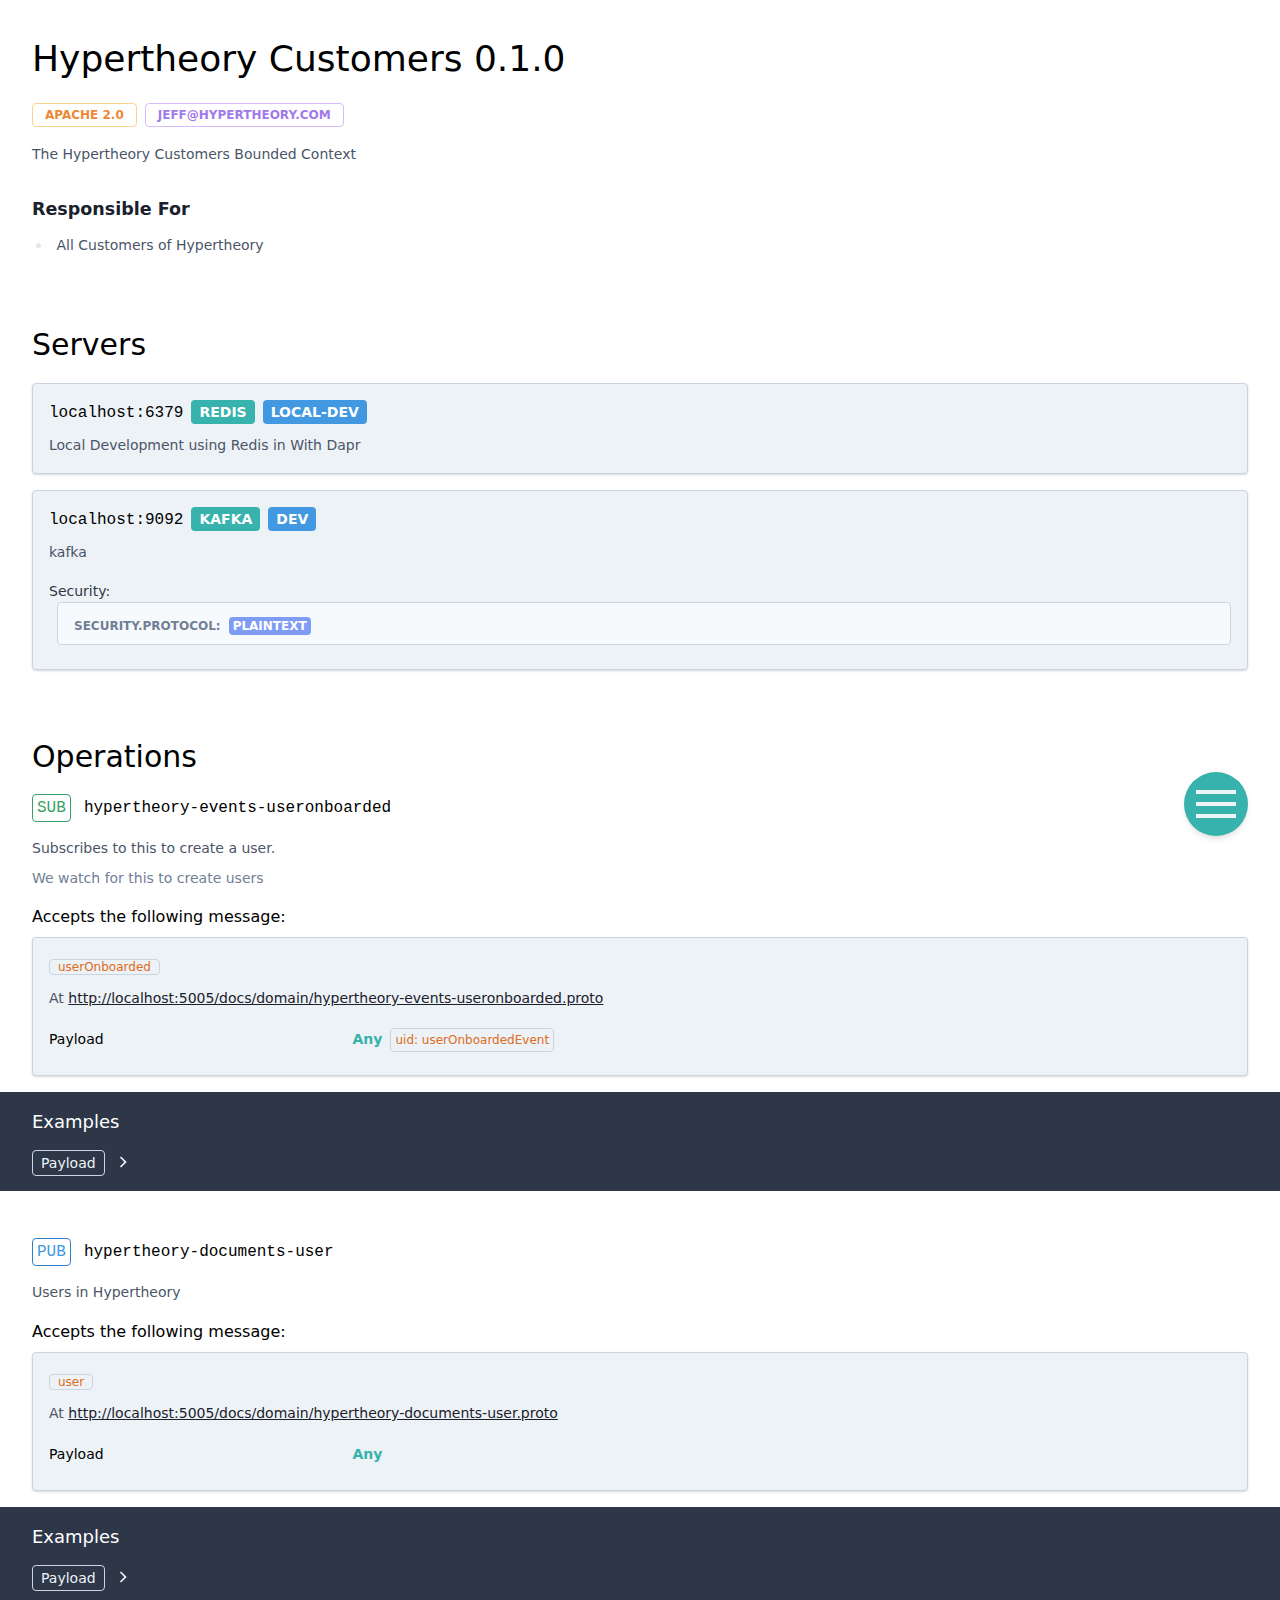
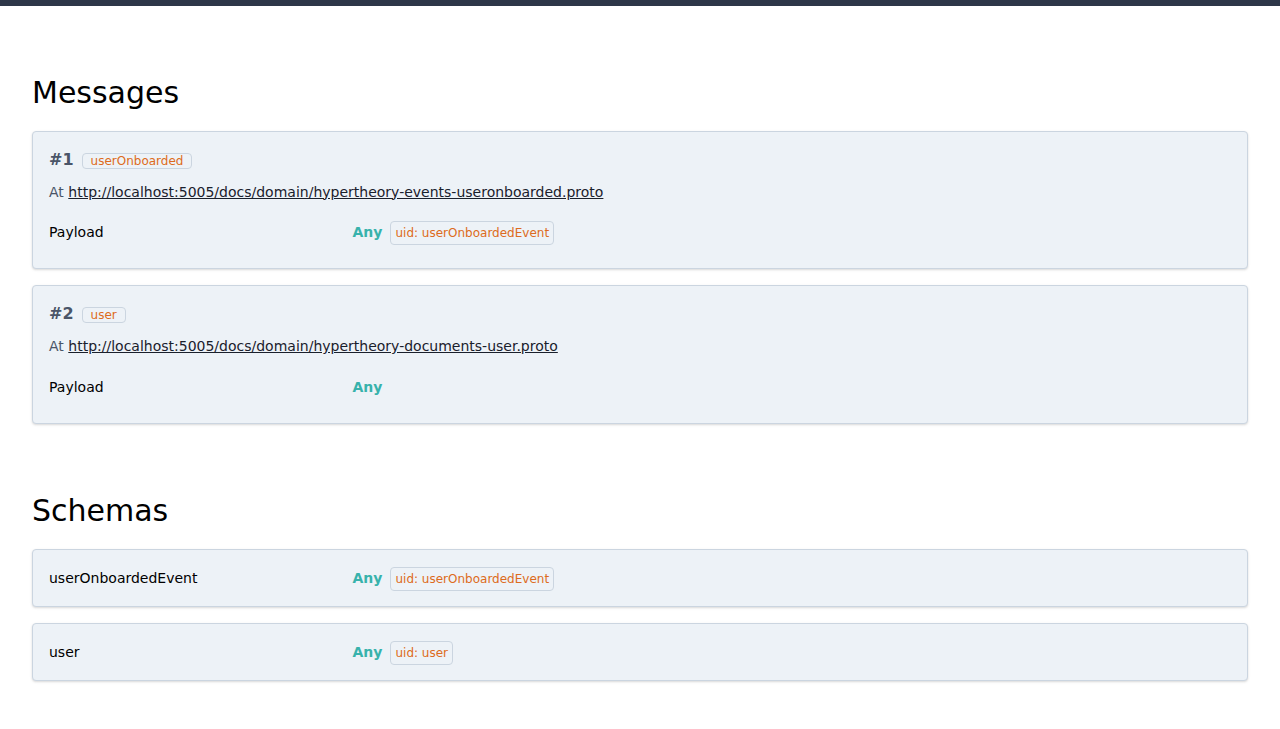
<file: Docs/HypertheoryDocumentation/wwwroot/docs/customers/index.html>
<!DOCTYPE html>
<html lang="en">
  <head>
    <meta charset="UTF-8">
  
    <title>Hypertheory Customers 0.1.0 documentation</title>
    <meta name="viewport" content="width=device-width, initial-scale=1.0">
  
    <link href="css/global.min.css" rel="stylesheet">
    <link href="css/asyncapi.min.css" rel="stylesheet">
  
  </head>

  <body>
    <div id="root"><section class="aui-root"><div class="container:xl relative md:flex bg-white leading-normal"><div class="burger-menu rounded-full h-16 w-16 bg-white fixed bottom-16 right-8 flex items-center justify-center z-30 cursor-pointer shadow-md bg-teal-500" data-lol="false"><svg viewBox="0 0 100 70" width="40" height="30" class="fill-current text-gray-200"><rect width="100" height="10"></rect><rect y="30" width="100" height="10"></rect><rect y="60" width="100" height="10"></rect></svg></div><div class="hidden sidebar relative w-64 max-h-screen h-full bg-gray-200 shadow z-20"><div class=" block fixed max-h-screen h-full font-sans px-4 pt-8 pb-16 overflow-y-auto bg-gray-200"><div class="sidebar--content"><div><h1 class="text-2xl font-light">Hypertheory Customers<!-- --> <!-- -->0.1.0</h1></div><ul class="text-sm mt-10 relative"><li class="mb-3"><a class="text-gray-700 no-underline hover:text-gray-900" href="#introduction">Introduction</a></li><li class="mb-3"><a class="text-gray-700 no-underline hover:text-gray-900" href="#servers">Servers</a></li><li class="mb-3 mt-9"><a class="text-xs uppercase text-gray-700 mt-10 mb-4 font-thin hover:text-gray-900" href="#operations">Operations</a><ul class="text-sm mt-2"><li><a class="flex no-underline text-gray-700 mb-2 hover:text-gray-900" href="#operation-subscribe-hypertheory-events-useronboarded"><span class="bg-green-600 font-bold h-6 no-underline text-white uppercase p-1 mr-2 rounded text-xs" title="Subscribe">SUB</span><span class="break-all inline-block">hypertheory-events-useronboarded</span></a></li><li><a class="flex no-underline text-gray-700 mb-2 hover:text-gray-900" href="#operation-publish-hypertheory-documents-user"><span class="bg-blue-600 font-bold h-6 no-underline text-white uppercase p-1 mr-2 rounded text-xs" title="Publish">Pub</span><span class="break-all inline-block">hypertheory-documents-user</span></a></li></ul></li><li class="mb-3 mt-9"><a class="text-xs uppercase text-gray-700 mt-10 mb-4 font-thin hover:text-gray-900" href="#messages">Messages</a><ul class="text-sm mt-2"><li><a class="flex break-words no-underline text-gray-700 mt-2 hover:text-gray-900" href="#message-userOnboarded"><div class="break-all inline-block">userOnboarded</div></a></li><li><a class="flex break-words no-underline text-gray-700 mt-2 hover:text-gray-900" href="#message-user"><div class="break-all inline-block">user</div></a></li></ul></li><li class="mb-3 mt-9"><a class="text-xs uppercase text-gray-700 mt-10 mb-4 font-thin hover:text-gray-900" href="#schemas">Schemas</a><ul class="text-sm mt-2"><li><a class="flex break-words no-underline text-gray-700 mt-2 hover:text-gray-900" href="#schema-userOnboardedEvent"><div class="break-all inline-block">userOnboardedEvent</div></a></li><li><a class="flex break-words no-underline text-gray-700 mt-2 hover:text-gray-900" href="#schema-user"><div class="break-all inline-block">user</div></a></li></ul></li></ul></div></div></div><div class="panel--center relative py-8 flex-1"><div class="relative z-10"><div class="panel-item"><div class="panel-item--center px-8 text-left" id="introduction"><div class="text-4xl">Hypertheory Customers<!-- --> <!-- -->0.1.0</div><ul class="flex flex-wrap mt-2 leading-normal"><li class="inline-block mt-2 mr-2"><a href="https://www.apache.org/licenses/LICENSE-2.0.html" class="border border-solid border-orange-300 hover:bg-orange-300 hover:text-orange-600 text-orange-500 font-bold no-underline text-xs uppercase rounded px-3 py-1" target="_blank" rel="nofollow noopener noreferrer"><span>Apache 2.0</span></a></li><li class="inline-block mt-2 mr-2"><a href="mailto:jeff@hypertheory.com" class="border border-solid border-purple-300 hover:bg-purple-300 hover:text-purple-600 text-purple-500 font-bold no-underline text-xs uppercase rounded px-3 py-1" target="_blank" rel="nofollow noopener noreferrer"><span>jeff@hypertheory.com</span></a></li></ul><div class="mt-4"><div class="prose max-w-none text-sm"><p>The Hypertheory Customers Bounded Context</p>
<h3 id="responsible-for">Responsible For</h3>
<ul>
<li>All Customers of Hypertheory</li>
</ul>
</div></div></div><div class="panel-item--right"></div></div><section id="servers" class="mt-16"><h2 class="2xl:w-7/12 text-3xl font-light mb-4 px-8">Servers</h2><ul><li class="mb-4" id="server-local-dev"><div class="panel-item"><div class="panel-item--center px-8"><div class="shadow rounded bg-gray-200 p-4 border bg-gray-100"><div><span class="font-mono text-base">localhost:6379</span><span class="bg-teal-500 font-bold no-underline text-white uppercase rounded mx-2 px-2 py-1 text-sm">Redis</span><span class="bg-blue-500 font-bold no-underline text-white uppercase rounded px-2 py-1 text-sm">local-dev</span></div><div class="mt-2"><div class="prose max-w-none text-sm"><p>Local Development using Redis in With Dapr</p>
</div></div><div id="server-local-dev-security"></div></div></div><div class="panel-item--right"></div></div></li><li class="mb-4" id="server-dev"><div class="panel-item"><div class="panel-item--center px-8"><div class="shadow rounded bg-gray-200 p-4 border bg-gray-100"><div><span class="font-mono text-base">localhost:9092</span><span class="bg-teal-500 font-bold no-underline text-white uppercase rounded mx-2 px-2 py-1 text-sm">kafka</span><span class="bg-blue-500 font-bold no-underline text-white uppercase rounded px-2 py-1 text-sm">dev</span></div><div class="mt-2"><div class="prose max-w-none text-sm"><p>kafka</p>
</div></div><div id="server-dev-security"><div class="text-sm mt-4"><h5 class="text-gray-800">Security<!-- -->:</h5><div><div><div class="px-4 py-2 ml-2 mb-2 border border-gray-400 bg-gray-100 rounded"><div class="mt-1"><span class="text-xs font-bold text-gray-600 mt-1 mr-1 uppercase">security.protocol:</span><span class="inline-block font-bold no-underline bg-indigo-400 text-white text-xs rounded py-0 px-1 ml-1">PLAINTEXT</span></div></div></div></div></div></div></div></div><div class="panel-item--right"></div></div></li></ul></section><section id="operations" class="mt-16"><h2 class="2xl:w-7/12 text-3xl font-light mb-4 px-8">Operations</h2><ul><li class="mb-12" id="operation-subscribe-hypertheory-events-useronboarded"><div><div class="panel-item--center px-8"><div class="mb-4"><h3><span class="font-mono border uppercase p-1 rounded mr-2 border-green-600 text-green-600" title="subscribe">SUB</span> <span class="font-mono text-base">hypertheory-events-useronboarded</span></h3></div><div class="mt-2"><div class="prose max-w-none text-sm"><p>Subscribes to this to create a user.</p>
</div></div><p class="text-gray-600 text-sm mt-2">We watch for this to create users</p></div><div class="w-full mt-4" id="operation-subscribe-hypertheory-events-useronboarded-message"><div class="mt-2"><p class="px-8">Accepts the following message:</p><div class="mt-2"><div class="panel-item"><div class="panel-item--center px-8"><div class="shadow rounded bg-gray-200 p-4 border"><div><span class="border text-orange-600 rounded text-xs py-0 px-2">userOnboarded</span></div><div class="mt-2"><div class="prose max-w-none text-sm"><p>At <a href="http://localhost:5005/docs/domain/hypertheory-events-useronboarded.proto">http://localhost:5005/docs/domain/hypertheory-events-useronboarded.proto</a></p>
</div></div><div class="mt-2"><div><div class="flex py-2"><div class="min-w-1/4 mr-2"><span class="break-words text-sm ">Payload</span></div><div><div><div class="capitalize text-sm text-teal-500 font-bold inline-block mr-2">any</div><div class="inline-block"><span class="border text-orange-600 rounded mr-2 p-1 text-xs">uid: <!-- -->userOnboardedEvent</span></div></div></div></div></div></div></div></div><div class="panel-item--right px-8"><div class="bg-gray-800 px-8 py-4 mt-4 -mx-8 2xl:mx-0 2xl:px-4 2xl:rounded examples"><h4 class="text-white text-lg">Examples</h4><div class="mt-4"><div><button class="focus:outline-none undefined"><span class="px-2 py-1 mr-2 text-gray-200 text-sm border rounded focus:outline-none">Payload</span><svg version="1.1" viewBox="0 0 24 24" x="0" xmlns="http://www.w3.org/2000/svg" y="0" class="inline-block align-baseline cursor-pointer -mb-1 w-5 transform transition-transform duration-150 ease-linear fill-current text-gray-200 -rotate-90"><polygon points="17.3 8.3 12 13.6 6.7 8.3 5.3 9.7 12 16.4 18.7 9.7 "></polygon></svg></button></div><div class="hidden"><div class="mt-4"><h6 class="text-xs font-bold text-gray-600 italic mt-2">This example has been generated automatically.</h6></div></div></div></div></div></div></div></div></div></div></li><li class="mb-12" id="operation-publish-hypertheory-documents-user"><div><div class="panel-item--center px-8"><div class="mb-4"><h3><span class="font-mono border uppercase p-1 rounded mr-2 border-blue-600 text-blue-500" title="publish">PUB</span> <span class="font-mono text-base">hypertheory-documents-user</span></h3></div><div class="mt-2"><div class="prose max-w-none text-sm"><p>Users in Hypertheory</p>
</div></div></div><div class="w-full mt-4" id="operation-publish-hypertheory-documents-user-message"><div class="mt-2"><p class="px-8">Accepts the following message:</p><div class="mt-2"><div class="panel-item"><div class="panel-item--center px-8"><div class="shadow rounded bg-gray-200 p-4 border"><div><span class="border text-orange-600 rounded text-xs py-0 px-2">user</span></div><div class="mt-2"><div class="prose max-w-none text-sm"><p>At <a href="http://localhost:5005/docs/domain/hypertheory-documents-user.proto">http://localhost:5005/docs/domain/hypertheory-documents-user.proto</a></p>
</div></div><div class="mt-2"><div><div class="flex py-2"><div class="min-w-1/4 mr-2"><span class="break-words text-sm ">Payload</span></div><div><div><div class="capitalize text-sm text-teal-500 font-bold inline-block mr-2">any</div><div class="inline-block"></div></div></div></div></div></div></div></div><div class="panel-item--right px-8"><div class="bg-gray-800 px-8 py-4 mt-4 -mx-8 2xl:mx-0 2xl:px-4 2xl:rounded examples"><h4 class="text-white text-lg">Examples</h4><div class="mt-4"><div><button class="focus:outline-none undefined"><span class="px-2 py-1 mr-2 text-gray-200 text-sm border rounded focus:outline-none">Payload</span><svg version="1.1" viewBox="0 0 24 24" x="0" xmlns="http://www.w3.org/2000/svg" y="0" class="inline-block align-baseline cursor-pointer -mb-1 w-5 transform transition-transform duration-150 ease-linear fill-current text-gray-200 -rotate-90"><polygon points="17.3 8.3 12 13.6 6.7 8.3 5.3 9.7 12 16.4 18.7 9.7 "></polygon></svg></button></div><div class="hidden"><div class="mt-4"><h6 class="text-xs font-bold text-gray-600 italic mt-2">This example has been generated automatically.</h6></div></div></div></div></div></div></div></div></div></div></li></ul></section><section id="messages" class="mt-16"><h2 class="2xl:w-7/12 text-3xl font-light mb-4 px-8">Messages</h2><ul><li class="mb-4" id="message-userOnboarded"><div class="panel-item"><div class="panel-item--center px-8"><div class="shadow rounded bg-gray-200 p-4 border"><div><span class="text-gray-700 font-bold mr-2">#<!-- -->1</span><span class="border text-orange-600 rounded text-xs py-0 px-2">userOnboarded</span></div><div class="mt-2"><div class="prose max-w-none text-sm"><p>At <a href="http://localhost:5005/docs/domain/hypertheory-events-useronboarded.proto">http://localhost:5005/docs/domain/hypertheory-events-useronboarded.proto</a></p>
</div></div><div class="mt-2" id="message-userOnboarded-payload"><div><div class="flex py-2"><div class="min-w-1/4 mr-2"><span class="break-words text-sm ">Payload</span></div><div><div><div class="capitalize text-sm text-teal-500 font-bold inline-block mr-2">any</div><div class="inline-block"><span class="border text-orange-600 rounded mr-2 p-1 text-xs">uid: <!-- -->userOnboardedEvent</span></div></div></div></div></div></div></div></div></div></li><li class="mb-4" id="message-user"><div class="panel-item"><div class="panel-item--center px-8"><div class="shadow rounded bg-gray-200 p-4 border"><div><span class="text-gray-700 font-bold mr-2">#<!-- -->2</span><span class="border text-orange-600 rounded text-xs py-0 px-2">user</span></div><div class="mt-2"><div class="prose max-w-none text-sm"><p>At <a href="http://localhost:5005/docs/domain/hypertheory-documents-user.proto">http://localhost:5005/docs/domain/hypertheory-documents-user.proto</a></p>
</div></div><div class="mt-2" id="message-user-payload"><div><div class="flex py-2"><div class="min-w-1/4 mr-2"><span class="break-words text-sm ">Payload</span></div><div><div><div class="capitalize text-sm text-teal-500 font-bold inline-block mr-2">any</div><div class="inline-block"></div></div></div></div></div></div></div></div></div></li></ul></section><section id="schemas" class="mt-16"><h2 class="2xl:w-7/12 text-3xl font-light mb-4 px-8">Schemas</h2><ul><li class="mb-4" id="schema-userOnboardedEvent"><div><div class="panel-item--center px-8"><div class="shadow rounded px-4 py-2 border bg-gray-200"><div><div class="flex py-2"><div class="min-w-1/4 mr-2"><span class="break-words text-sm ">userOnboardedEvent</span></div><div><div><div class="capitalize text-sm text-teal-500 font-bold inline-block mr-2">any</div><div class="inline-block"><span class="border text-orange-600 rounded mr-2 p-1 text-xs">uid: <!-- -->userOnboardedEvent</span></div></div></div></div></div></div></div><div class="w-full mt-4"></div></div></li><li class="mb-4" id="schema-user"><div><div class="panel-item--center px-8"><div class="shadow rounded px-4 py-2 border bg-gray-200"><div><div class="flex py-2"><div class="min-w-1/4 mr-2"><span class="break-words text-sm ">user</span></div><div><div><div class="capitalize text-sm text-teal-500 font-bold inline-block mr-2">any</div><div class="inline-block"><span class="border text-orange-600 rounded mr-2 p-1 text-xs">uid: <!-- -->user</span></div></div></div></div></div></div></div><div class="w-full mt-4"></div></div></li></ul></section></div><div class="panel--right absolute top-0 right-0 h-full bg-gray-800"></div></div></div></section></div>

  
    <script src="js/asyncapi-ui.min.js" type="application/javascript"></script>
  

    <script>
      var schema = {"asyncapi":"2.4.0","info":{"title":"Hypertheory Customers","version":"0.1.0","description":"The Hypertheory Customers Bounded Context\n### Responsible For\n\n* All Customers of Hypertheory\n","contact":{"name":"Jeff Gonzalez","email":"jeff@hypertheory.com"},"license":{"name":"Apache 2.0","url":"https://www.apache.org/licenses/LICENSE-2.0.html"}},"servers":{"local-dev":{"url":"localhost:6379","description":"Local Development using Redis in With Dapr","protocol":"Redis"},"dev":{"url":"localhost:9092","description":"kafka","protocol":"kafka"}},"channels":{"hypertheory-events-useronboarded":{"description":"Subscribes to this to create a user.","subscribe":{"summary":"We watch for this to create users","message":{"name":"userOnboarded","description":"At http://localhost:5005/docs/domain/hypertheory-events-useronboarded.proto","payload":{"$schema":"http://localhost:5005/docs/domain/hypertheory-events-useronboarded.json","x-parser-schema-id":"userOnboardedEvent"},"x-parser-original-schema-format":"application/vnd.aai.asyncapi;version=2.4.0","x-parser-original-payload":{"$schema":"http://localhost:5005/docs/domain/hypertheory-events-useronboarded.json"},"schemaFormat":"application/vnd.aai.asyncapi;version=2.4.0","x-parser-message-parsed":true}}},"hypertheory-documents-user":{"description":"Users in Hypertheory","publish":{"message":{"name":"user","description":"At http://localhost:5005/docs/domain/hypertheory-documents-user.proto","payload":{"$ref":"","x-parser-schema-id":"<anonymous-schema-1>"},"x-parser-original-schema-format":"application/vnd.aai.asyncapi;version=2.4.0","x-parser-original-payload":{"$ref":""},"schemaFormat":"application/vnd.aai.asyncapi;version=2.4.0","x-parser-message-parsed":true}}}},"components":{"messages":{"userOnboarded":"$ref:$.channels.hypertheory-events-useronboarded.subscribe.message","user":"$ref:$.channels.hypertheory-documents-user.publish.message"},"schemas":{"userOnboardedEvent":"$ref:$.channels.hypertheory-events-useronboarded.subscribe.message.payload","user":{"$schema":"http://localhost:5005/docs/domain/hypertheory-documents-user.json","x-parser-schema-id":"user"}}},"x-parser-spec-parsed":true,"x-parser-spec-stringified":true};
      var config = {"show":{"sidebar":true},"sidebar":{"showOperations":"byDefault"}};
      AsyncApiStandalone.hydrate({ schema, config }, document.getElementById("root"));
    </script>
  </body>
</html>
</file>
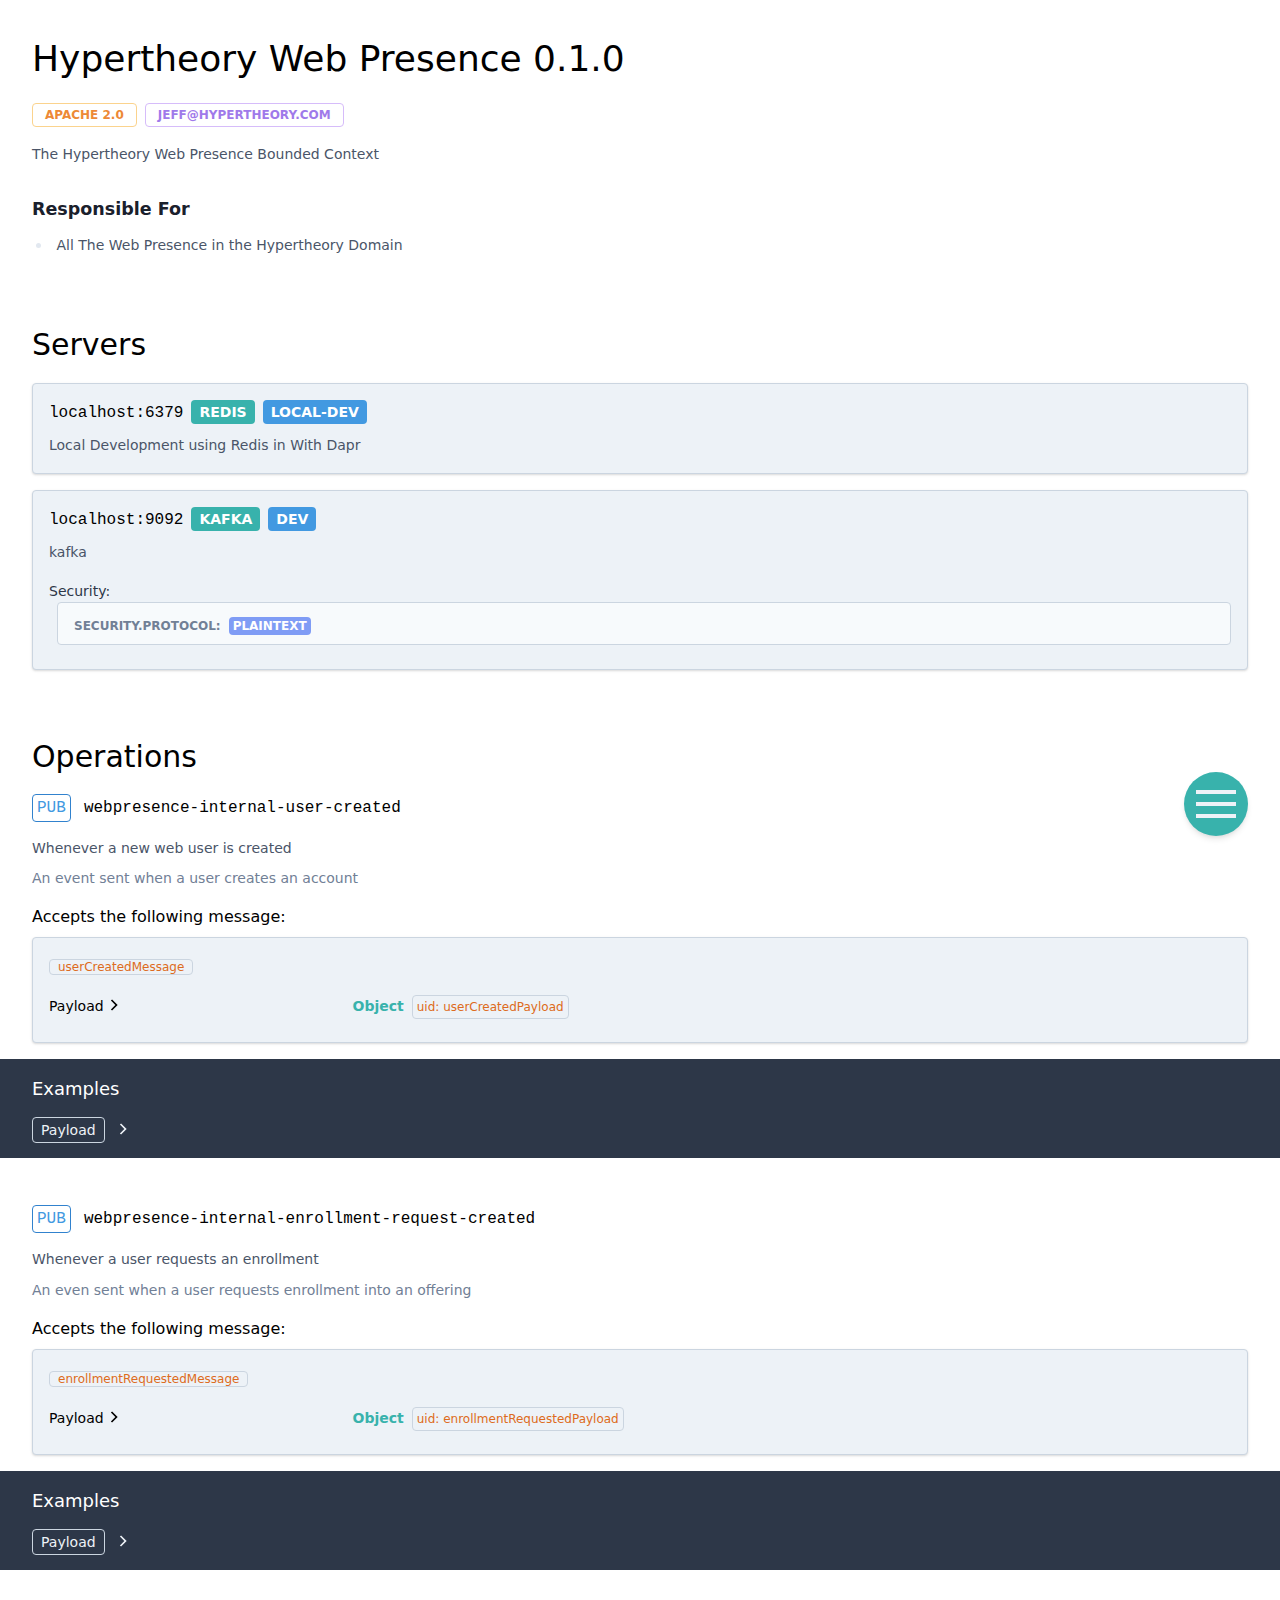
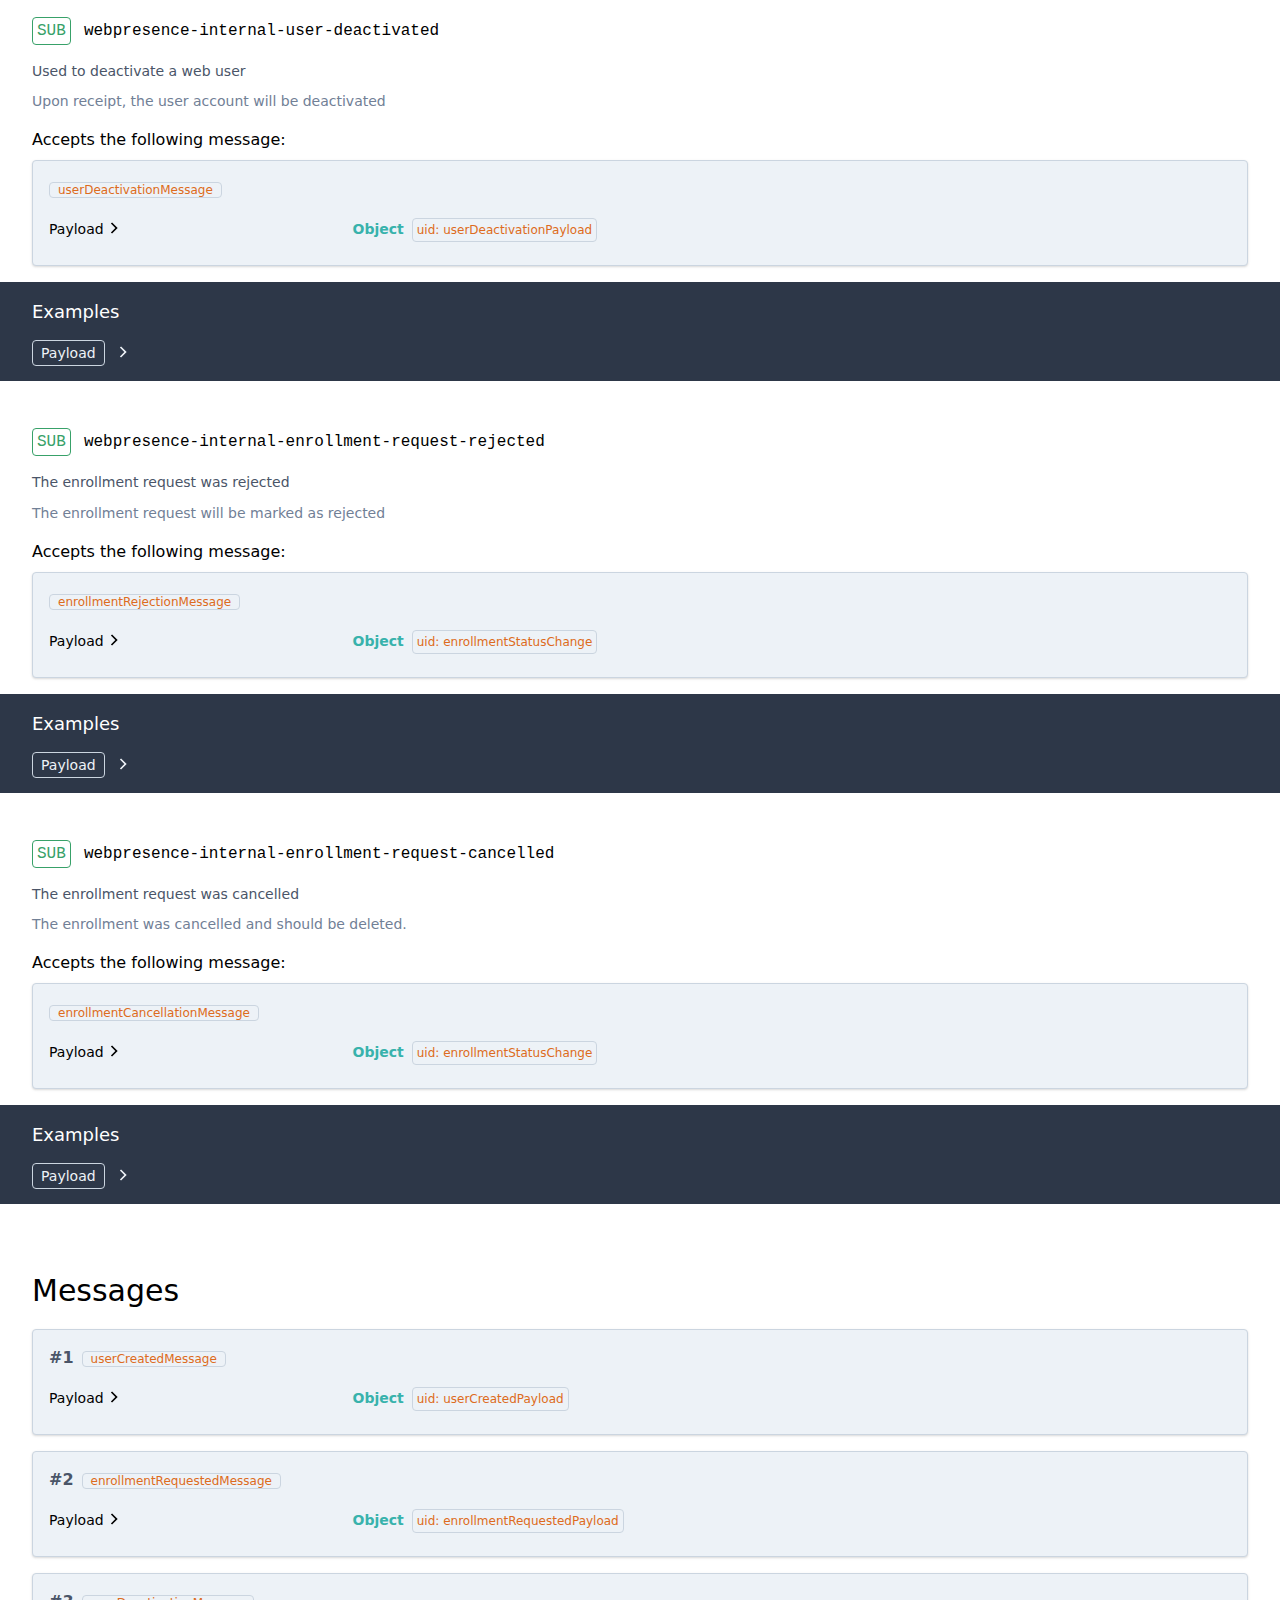
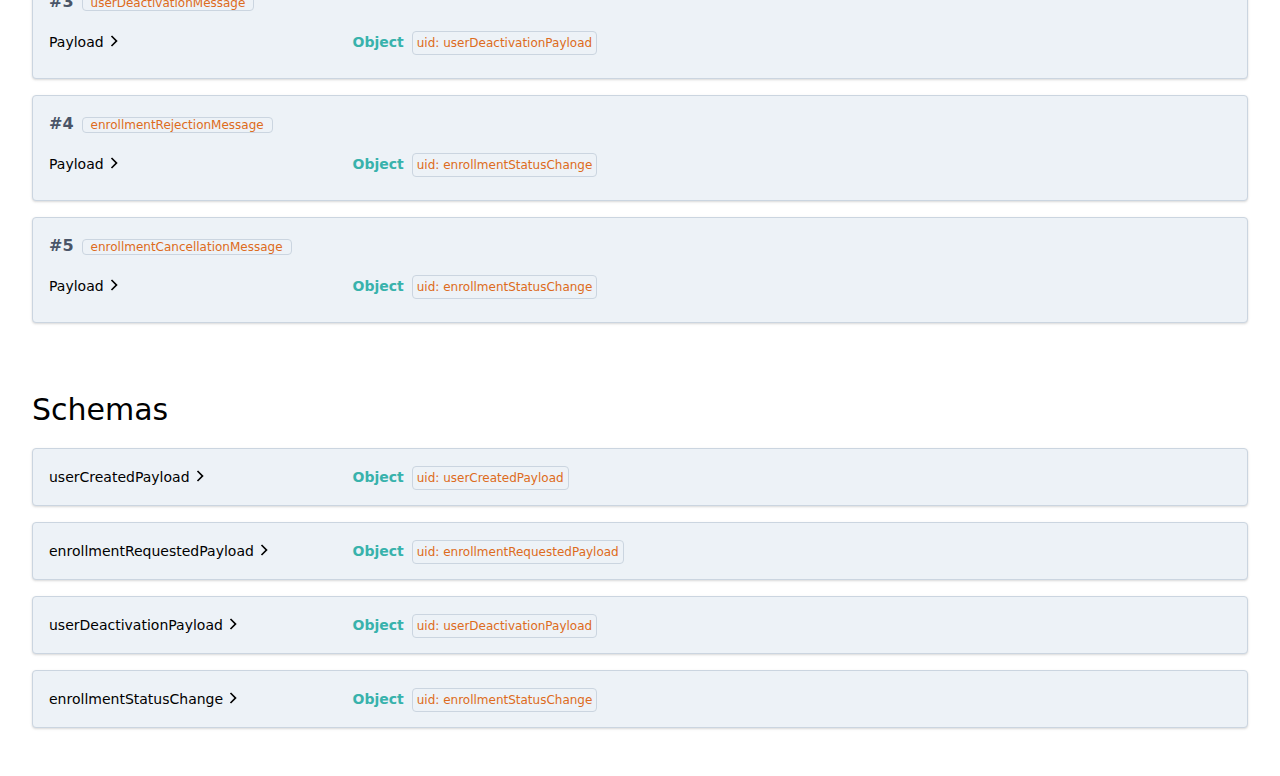
<file: Docs/HypertheoryDocumentation/wwwroot/docs/webpresence/index.html>
<!DOCTYPE html>
<html lang="en">
  <head>
    <meta charset="UTF-8">
  
    <title>Hypertheory Web Presence 0.1.0 documentation</title>
    <meta name="viewport" content="width=device-width, initial-scale=1.0">
  
    <link href="css/global.min.css" rel="stylesheet">
    <link href="css/asyncapi.min.css" rel="stylesheet">
  
  </head>

  <body>
    <div id="root"><section class="aui-root"><div class="container:xl relative md:flex bg-white leading-normal"><div class="burger-menu rounded-full h-16 w-16 bg-white fixed bottom-16 right-8 flex items-center justify-center z-30 cursor-pointer shadow-md bg-teal-500" data-lol="false"><svg viewBox="0 0 100 70" width="40" height="30" class="fill-current text-gray-200"><rect width="100" height="10"></rect><rect y="30" width="100" height="10"></rect><rect y="60" width="100" height="10"></rect></svg></div><div class="hidden sidebar relative w-64 max-h-screen h-full bg-gray-200 shadow z-20"><div class=" block fixed max-h-screen h-full font-sans px-4 pt-8 pb-16 overflow-y-auto bg-gray-200"><div class="sidebar--content"><div><h1 class="text-2xl font-light">Hypertheory Web Presence<!-- --> <!-- -->0.1.0</h1></div><ul class="text-sm mt-10 relative"><li class="mb-3"><a class="text-gray-700 no-underline hover:text-gray-900" href="#introduction">Introduction</a></li><li class="mb-3"><a class="text-gray-700 no-underline hover:text-gray-900" href="#servers">Servers</a></li><li class="mb-3 mt-9"><a class="text-xs uppercase text-gray-700 mt-10 mb-4 font-thin hover:text-gray-900" href="#operations">Operations</a><ul class="text-sm mt-2"><li><a class="flex no-underline text-gray-700 mb-2 hover:text-gray-900" href="#operation-publish-webpresence-internal-user-created"><span class="bg-blue-600 font-bold h-6 no-underline text-white uppercase p-1 mr-2 rounded text-xs" title="Publish">Pub</span><span class="break-all inline-block">webpresence-internal-user-created</span></a></li><li><a class="flex no-underline text-gray-700 mb-2 hover:text-gray-900" href="#operation-publish-webpresence-internal-enrollment-request-created"><span class="bg-blue-600 font-bold h-6 no-underline text-white uppercase p-1 mr-2 rounded text-xs" title="Publish">Pub</span><span class="break-all inline-block">webpresence-internal-enrollment-request-created</span></a></li><li><a class="flex no-underline text-gray-700 mb-2 hover:text-gray-900" href="#operation-subscribe-webpresence-internal-user-deactivated"><span class="bg-green-600 font-bold h-6 no-underline text-white uppercase p-1 mr-2 rounded text-xs" title="Subscribe">SUB</span><span class="break-all inline-block">webpresence-internal-user-deactivated</span></a></li><li><a class="flex no-underline text-gray-700 mb-2 hover:text-gray-900" href="#operation-subscribe-webpresence-internal-enrollment-request-rejected"><span class="bg-green-600 font-bold h-6 no-underline text-white uppercase p-1 mr-2 rounded text-xs" title="Subscribe">SUB</span><span class="break-all inline-block">webpresence-internal-enrollment-request-rejected</span></a></li><li><a class="flex no-underline text-gray-700 mb-2 hover:text-gray-900" href="#operation-subscribe-webpresence-internal-enrollment-request-cancelled"><span class="bg-green-600 font-bold h-6 no-underline text-white uppercase p-1 mr-2 rounded text-xs" title="Subscribe">SUB</span><span class="break-all inline-block">webpresence-internal-enrollment-request-cancelled</span></a></li></ul></li><li class="mb-3 mt-9"><a class="text-xs uppercase text-gray-700 mt-10 mb-4 font-thin hover:text-gray-900" href="#messages">Messages</a><ul class="text-sm mt-2"><li><a class="flex break-words no-underline text-gray-700 mt-2 hover:text-gray-900" href="#message-userCreated"><div class="break-all inline-block">userCreatedMessage</div></a></li><li><a class="flex break-words no-underline text-gray-700 mt-2 hover:text-gray-900" href="#message-enrollmentRequested"><div class="break-all inline-block">enrollmentRequestedMessage</div></a></li><li><a class="flex break-words no-underline text-gray-700 mt-2 hover:text-gray-900" href="#message-userDeactivationRequested"><div class="break-all inline-block">userDeactivationMessage</div></a></li><li><a class="flex break-words no-underline text-gray-700 mt-2 hover:text-gray-900" href="#message-enrollmentRejectionRequested"><div class="break-all inline-block">enrollmentRejectionMessage</div></a></li><li><a class="flex break-words no-underline text-gray-700 mt-2 hover:text-gray-900" href="#message-enrollmentCancellationRequested"><div class="break-all inline-block">enrollmentCancellationMessage</div></a></li></ul></li><li class="mb-3 mt-9"><a class="text-xs uppercase text-gray-700 mt-10 mb-4 font-thin hover:text-gray-900" href="#schemas">Schemas</a><ul class="text-sm mt-2"><li><a class="flex break-words no-underline text-gray-700 mt-2 hover:text-gray-900" href="#schema-userCreatedPayload"><div class="break-all inline-block">userCreatedPayload</div></a></li><li><a class="flex break-words no-underline text-gray-700 mt-2 hover:text-gray-900" href="#schema-enrollmentRequestedPayload"><div class="break-all inline-block">enrollmentRequestedPayload</div></a></li><li><a class="flex break-words no-underline text-gray-700 mt-2 hover:text-gray-900" href="#schema-userDeactivationPayload"><div class="break-all inline-block">userDeactivationPayload</div></a></li><li><a class="flex break-words no-underline text-gray-700 mt-2 hover:text-gray-900" href="#schema-enrollmentStatusChange"><div class="break-all inline-block">enrollmentStatusChange</div></a></li></ul></li></ul></div></div></div><div class="panel--center relative py-8 flex-1"><div class="relative z-10"><div class="panel-item"><div class="panel-item--center px-8 text-left" id="introduction"><div class="text-4xl">Hypertheory Web Presence<!-- --> <!-- -->0.1.0</div><ul class="flex flex-wrap mt-2 leading-normal"><li class="inline-block mt-2 mr-2"><a href="https://www.apache.org/licenses/LICENSE-2.0.html" class="border border-solid border-orange-300 hover:bg-orange-300 hover:text-orange-600 text-orange-500 font-bold no-underline text-xs uppercase rounded px-3 py-1" target="_blank" rel="nofollow noopener noreferrer"><span>Apache 2.0</span></a></li><li class="inline-block mt-2 mr-2"><a href="mailto:jeff@hypertheory.com" class="border border-solid border-purple-300 hover:bg-purple-300 hover:text-purple-600 text-purple-500 font-bold no-underline text-xs uppercase rounded px-3 py-1" target="_blank" rel="nofollow noopener noreferrer"><span>jeff@hypertheory.com</span></a></li></ul><div class="mt-4"><div class="prose max-w-none text-sm"><p>The Hypertheory Web Presence Bounded Context</p>
<h3 id="responsible-for">Responsible For</h3>
<ul>
<li>All The Web Presence in the Hypertheory Domain</li>
</ul>
</div></div></div><div class="panel-item--right"></div></div><section id="servers" class="mt-16"><h2 class="2xl:w-7/12 text-3xl font-light mb-4 px-8">Servers</h2><ul><li class="mb-4" id="server-local-dev"><div class="panel-item"><div class="panel-item--center px-8"><div class="shadow rounded bg-gray-200 p-4 border bg-gray-100"><div><span class="font-mono text-base">localhost:6379</span><span class="bg-teal-500 font-bold no-underline text-white uppercase rounded mx-2 px-2 py-1 text-sm">Redis</span><span class="bg-blue-500 font-bold no-underline text-white uppercase rounded px-2 py-1 text-sm">local-dev</span></div><div class="mt-2"><div class="prose max-w-none text-sm"><p>Local Development using Redis in With Dapr</p>
</div></div><div id="server-local-dev-security"></div></div></div><div class="panel-item--right"></div></div></li><li class="mb-4" id="server-dev"><div class="panel-item"><div class="panel-item--center px-8"><div class="shadow rounded bg-gray-200 p-4 border bg-gray-100"><div><span class="font-mono text-base">localhost:9092</span><span class="bg-teal-500 font-bold no-underline text-white uppercase rounded mx-2 px-2 py-1 text-sm">kafka</span><span class="bg-blue-500 font-bold no-underline text-white uppercase rounded px-2 py-1 text-sm">dev</span></div><div class="mt-2"><div class="prose max-w-none text-sm"><p>kafka</p>
</div></div><div id="server-dev-security"><div class="text-sm mt-4"><h5 class="text-gray-800">Security<!-- -->:</h5><div><div><div class="px-4 py-2 ml-2 mb-2 border border-gray-400 bg-gray-100 rounded"><div class="mt-1"><span class="text-xs font-bold text-gray-600 mt-1 mr-1 uppercase">security.protocol:</span><span class="inline-block font-bold no-underline bg-indigo-400 text-white text-xs rounded py-0 px-1 ml-1">PLAINTEXT</span></div></div></div></div></div></div></div></div><div class="panel-item--right"></div></div></li></ul></section><section id="operations" class="mt-16"><h2 class="2xl:w-7/12 text-3xl font-light mb-4 px-8">Operations</h2><ul><li class="mb-12" id="operation-publish-webpresence-internal-user-created"><div><div class="panel-item--center px-8"><div class="mb-4"><h3><span class="font-mono border uppercase p-1 rounded mr-2 border-blue-600 text-blue-500" title="publish">PUB</span> <span class="font-mono text-base">webpresence-internal-user-created</span></h3></div><div class="mt-2"><div class="prose max-w-none text-sm"><p>Whenever a new web user is created</p>
</div></div><p class="text-gray-600 text-sm mt-2">An event sent when a user creates an account</p></div><div class="w-full mt-4" id="operation-publish-webpresence-internal-user-created-message"><div class="mt-2"><p class="px-8">Accepts the following message:</p><div class="mt-2"><div class="panel-item"><div class="panel-item--center px-8"><div class="shadow rounded bg-gray-200 p-4 border"><div><span class="border text-orange-600 rounded text-xs py-0 px-2">userCreatedMessage</span></div><div class="mt-2"><div><div class="flex py-2"><div class="min-w-1/4 mr-2"><button class="focus:outline-none undefined"><span class="break-words text-sm ">Payload</span><svg version="1.1" viewBox="0 0 24 24" x="0" xmlns="http://www.w3.org/2000/svg" y="0" class="inline-block align-baseline cursor-pointer -mb-1 w-5 transform transition-transform duration-150 ease-linear -rotate-90"><polygon points="17.3 8.3 12 13.6 6.7 8.3 5.3 9.7 12 16.4 18.7 9.7 "></polygon></svg></button></div><div><div><div class="capitalize text-sm text-teal-500 font-bold inline-block mr-2">object</div><div class="inline-block"><span class="border text-orange-600 rounded mr-2 p-1 text-xs">uid: <!-- -->userCreatedPayload</span></div></div></div></div><div class="rounded p-4 py-2 border bg-gray-100  hidden"><div><div class="flex py-2"><div class="min-w-1/4 mr-2"><span class="break-words text-sm italic">firstName</span></div><div><div><div class="capitalize text-sm text-teal-500 font-bold inline-block mr-2">string</div><div class="inline-block"></div><div><div class="prose max-w-none text-sm"><p>the supplied first name of the web user.</p>
</div></div></div></div></div></div><div><div class="flex py-2"><div class="min-w-1/4 mr-2"><span class="break-words text-sm italic">lastName</span></div><div><div><div class="capitalize text-sm text-teal-500 font-bold inline-block mr-2">string</div><div class="inline-block"></div><div><div class="prose max-w-none text-sm"><p>the supplied last name of the web user.</p>
</div></div></div></div></div></div><div><div class="flex py-2"><div class="min-w-1/4 mr-2"><span class="break-words text-sm italic">userId</span></div><div><div><div class="capitalize text-sm text-teal-500 font-bold inline-block mr-2">string</div><div class="inline-block"></div><div><div class="prose max-w-none text-sm"><p>the id created for the user in the bounded context</p>
</div></div></div></div></div></div><div><div class="flex py-2"><div class="min-w-1/4 mr-2"><span class="break-words text-sm italic">email</span></div><div><div><div class="capitalize text-sm text-teal-500 font-bold inline-block mr-2">string</div><div class="inline-block"></div><div><div class="prose max-w-none text-sm"><p>the email address supplied by the web user</p>
</div></div></div></div></div></div><div><div class="flex py-2"><div class="min-w-1/4 mr-2"><span class="break-words text-sm italic">created</span></div><div><div><div class="capitalize text-sm text-teal-500 font-bold inline-block mr-2">string</div><div class="inline-block"><span class="bg-yellow-600 font-bold no-underline text-white rounded lowercase mr-2 p-1 text-xs">format: <!-- -->dateTime</span></div><div><div class="prose max-w-none text-sm"><p>when the user was created</p>
</div></div></div></div></div></div><p class="mt-2 text-xs text-gray-700">Additional properties are allowed.</p></div></div></div></div></div><div class="panel-item--right px-8"><div class="bg-gray-800 px-8 py-4 mt-4 -mx-8 2xl:mx-0 2xl:px-4 2xl:rounded examples"><h4 class="text-white text-lg">Examples</h4><div class="mt-4"><div><button class="focus:outline-none undefined"><span class="px-2 py-1 mr-2 text-gray-200 text-sm border rounded focus:outline-none">Payload</span><svg version="1.1" viewBox="0 0 24 24" x="0" xmlns="http://www.w3.org/2000/svg" y="0" class="inline-block align-baseline cursor-pointer -mb-1 w-5 transform transition-transform duration-150 ease-linear fill-current text-gray-200 -rotate-90"><polygon points="17.3 8.3 12 13.6 6.7 8.3 5.3 9.7 12 16.4 18.7 9.7 "></polygon></svg></button></div><div class="hidden"><div class="mt-4"><div class="prose max-w-none text-sm"><pre><code class="hljs language-json">{
  <span class="hljs-attr">"firstName"</span>: <span class="hljs-string">"string"</span>,
  <span class="hljs-attr">"lastName"</span>: <span class="hljs-string">"string"</span>,
  <span class="hljs-attr">"userId"</span>: <span class="hljs-string">"string"</span>,
  <span class="hljs-attr">"email"</span>: <span class="hljs-string">"string"</span>,
  <span class="hljs-attr">"created"</span>: <span class="hljs-string">"string"</span>
}
</code></pre>
</div><h6 class="text-xs font-bold text-gray-600 italic mt-2">This example has been generated automatically.</h6></div></div></div></div></div></div></div></div></div></div></li><li class="mb-12" id="operation-publish-webpresence-internal-enrollment-request-created"><div><div class="panel-item--center px-8"><div class="mb-4"><h3><span class="font-mono border uppercase p-1 rounded mr-2 border-blue-600 text-blue-500" title="publish">PUB</span> <span class="font-mono text-base">webpresence-internal-enrollment-request-created</span></h3></div><div class="mt-2"><div class="prose max-w-none text-sm"><p>Whenever a user requests an enrollment</p>
</div></div><p class="text-gray-600 text-sm mt-2">An even sent when a user requests enrollment into an offering</p></div><div class="w-full mt-4" id="operation-publish-webpresence-internal-enrollment-request-created-message"><div class="mt-2"><p class="px-8">Accepts the following message:</p><div class="mt-2"><div class="panel-item"><div class="panel-item--center px-8"><div class="shadow rounded bg-gray-200 p-4 border"><div><span class="border text-orange-600 rounded text-xs py-0 px-2">enrollmentRequestedMessage</span></div><div class="mt-2"><div><div class="flex py-2"><div class="min-w-1/4 mr-2"><button class="focus:outline-none undefined"><span class="break-words text-sm ">Payload</span><svg version="1.1" viewBox="0 0 24 24" x="0" xmlns="http://www.w3.org/2000/svg" y="0" class="inline-block align-baseline cursor-pointer -mb-1 w-5 transform transition-transform duration-150 ease-linear -rotate-90"><polygon points="17.3 8.3 12 13.6 6.7 8.3 5.3 9.7 12 16.4 18.7 9.7 "></polygon></svg></button></div><div><div><div class="capitalize text-sm text-teal-500 font-bold inline-block mr-2">object</div><div class="inline-block"><span class="border text-orange-600 rounded mr-2 p-1 text-xs">uid: <!-- -->enrollmentRequestedPayload</span></div></div></div></div><div class="rounded p-4 py-2 border bg-gray-100  hidden"><div><div class="flex py-2"><div class="min-w-1/4 mr-2"><span class="break-words text-sm italic">enrollmentId</span></div><div><div><div class="capitalize text-sm text-teal-500 font-bold inline-block mr-2">string</div><div class="inline-block"></div><div><div class="prose max-w-none text-sm"><p>the enrollment id stored locally</p>
</div></div></div></div></div></div><div><div class="flex py-2"><div class="min-w-1/4 mr-2"><span class="break-words text-sm italic">userId</span></div><div><div><div class="capitalize text-sm text-teal-500 font-bold inline-block mr-2">string</div><div class="inline-block"></div><div><div class="prose max-w-none text-sm"><p>the id of the user requesting enrollment</p>
</div></div></div></div></div></div><div><div class="flex py-2"><div class="min-w-1/4 mr-2"><span class="break-words text-sm italic">offeringId</span></div><div><div><div class="capitalize text-sm text-teal-500 font-bold inline-block mr-2">string</div><div class="inline-block"></div><div><div class="prose max-w-none text-sm"><p>the id of the offering they are requesting enrolment in</p>
</div></div></div></div></div></div><div><div class="flex py-2"><div class="min-w-1/4 mr-2"><span class="break-words text-sm italic">courseId</span></div><div><div><div class="capitalize text-sm text-teal-500 font-bold inline-block mr-2">string</div><div class="inline-block"></div><div><div class="prose max-w-none text-sm"><p>the id of the course</p>
</div></div></div></div></div></div><div><div class="flex py-2"><div class="min-w-1/4 mr-2"><span class="break-words text-sm italic">created</span></div><div><div><div class="capitalize text-sm text-teal-500 font-bold inline-block mr-2">string</div><div class="inline-block"><span class="bg-yellow-600 font-bold no-underline text-white rounded lowercase mr-2 p-1 text-xs">format: <!-- -->dateTime</span></div><div><div class="prose max-w-none text-sm"><p>When the request was made</p>
</div></div></div></div></div></div><p class="mt-2 text-xs text-gray-700">Additional properties are allowed.</p></div></div></div></div></div><div class="panel-item--right px-8"><div class="bg-gray-800 px-8 py-4 mt-4 -mx-8 2xl:mx-0 2xl:px-4 2xl:rounded examples"><h4 class="text-white text-lg">Examples</h4><div class="mt-4"><div><button class="focus:outline-none undefined"><span class="px-2 py-1 mr-2 text-gray-200 text-sm border rounded focus:outline-none">Payload</span><svg version="1.1" viewBox="0 0 24 24" x="0" xmlns="http://www.w3.org/2000/svg" y="0" class="inline-block align-baseline cursor-pointer -mb-1 w-5 transform transition-transform duration-150 ease-linear fill-current text-gray-200 -rotate-90"><polygon points="17.3 8.3 12 13.6 6.7 8.3 5.3 9.7 12 16.4 18.7 9.7 "></polygon></svg></button></div><div class="hidden"><div class="mt-4"><div class="prose max-w-none text-sm"><pre><code class="hljs language-json">{
  <span class="hljs-attr">"enrollmentId"</span>: <span class="hljs-string">"string"</span>,
  <span class="hljs-attr">"userId"</span>: <span class="hljs-string">"string"</span>,
  <span class="hljs-attr">"offeringId"</span>: <span class="hljs-string">"string"</span>,
  <span class="hljs-attr">"courseId"</span>: <span class="hljs-string">"string"</span>,
  <span class="hljs-attr">"created"</span>: <span class="hljs-string">"string"</span>
}
</code></pre>
</div><h6 class="text-xs font-bold text-gray-600 italic mt-2">This example has been generated automatically.</h6></div></div></div></div></div></div></div></div></div></div></li><li class="mb-12" id="operation-subscribe-webpresence-internal-user-deactivated"><div><div class="panel-item--center px-8"><div class="mb-4"><h3><span class="font-mono border uppercase p-1 rounded mr-2 border-green-600 text-green-600" title="subscribe">SUB</span> <span class="font-mono text-base">webpresence-internal-user-deactivated</span></h3></div><div class="mt-2"><div class="prose max-w-none text-sm"><p>Used to deactivate a web user</p>
</div></div><p class="text-gray-600 text-sm mt-2">Upon receipt, the user account will be deactivated</p></div><div class="w-full mt-4" id="operation-subscribe-webpresence-internal-user-deactivated-message"><div class="mt-2"><p class="px-8">Accepts the following message:</p><div class="mt-2"><div class="panel-item"><div class="panel-item--center px-8"><div class="shadow rounded bg-gray-200 p-4 border"><div><span class="border text-orange-600 rounded text-xs py-0 px-2">userDeactivationMessage</span></div><div class="mt-2"><div><div class="flex py-2"><div class="min-w-1/4 mr-2"><button class="focus:outline-none undefined"><span class="break-words text-sm ">Payload</span><svg version="1.1" viewBox="0 0 24 24" x="0" xmlns="http://www.w3.org/2000/svg" y="0" class="inline-block align-baseline cursor-pointer -mb-1 w-5 transform transition-transform duration-150 ease-linear -rotate-90"><polygon points="17.3 8.3 12 13.6 6.7 8.3 5.3 9.7 12 16.4 18.7 9.7 "></polygon></svg></button></div><div><div><div class="capitalize text-sm text-teal-500 font-bold inline-block mr-2">object</div><div class="inline-block"><span class="border text-orange-600 rounded mr-2 p-1 text-xs">uid: <!-- -->userDeactivationPayload</span></div></div></div></div><div class="rounded p-4 py-2 border bg-gray-100  hidden"><div><div class="flex py-2"><div class="min-w-1/4 mr-2"><span class="break-words text-sm italic">userId</span></div><div><div><div class="capitalize text-sm text-teal-500 font-bold inline-block mr-2">string</div><div class="inline-block"></div><div><div class="prose max-w-none text-sm"><p>The user id of the user to deactivate</p>
</div></div></div></div></div></div><div><div class="flex py-2"><div class="min-w-1/4 mr-2"><span class="break-words text-sm italic">whenDeactivated</span></div><div><div><div class="capitalize text-sm text-teal-500 font-bold inline-block mr-2">string</div><div class="inline-block"><span class="bg-yellow-600 font-bold no-underline text-white rounded lowercase mr-2 p-1 text-xs">format: <!-- -->dateTime</span></div><div><div class="prose max-w-none text-sm"><p>When the user was deactivated</p>
</div></div></div></div></div></div><p class="mt-2 text-xs text-gray-700">Additional properties are allowed.</p></div></div></div></div></div><div class="panel-item--right px-8"><div class="bg-gray-800 px-8 py-4 mt-4 -mx-8 2xl:mx-0 2xl:px-4 2xl:rounded examples"><h4 class="text-white text-lg">Examples</h4><div class="mt-4"><div><button class="focus:outline-none undefined"><span class="px-2 py-1 mr-2 text-gray-200 text-sm border rounded focus:outline-none">Payload</span><svg version="1.1" viewBox="0 0 24 24" x="0" xmlns="http://www.w3.org/2000/svg" y="0" class="inline-block align-baseline cursor-pointer -mb-1 w-5 transform transition-transform duration-150 ease-linear fill-current text-gray-200 -rotate-90"><polygon points="17.3 8.3 12 13.6 6.7 8.3 5.3 9.7 12 16.4 18.7 9.7 "></polygon></svg></button></div><div class="hidden"><div class="mt-4"><div class="prose max-w-none text-sm"><pre><code class="hljs language-json">{
  <span class="hljs-attr">"userId"</span>: <span class="hljs-string">"string"</span>,
  <span class="hljs-attr">"whenDeactivated"</span>: <span class="hljs-string">"string"</span>
}
</code></pre>
</div><h6 class="text-xs font-bold text-gray-600 italic mt-2">This example has been generated automatically.</h6></div></div></div></div></div></div></div></div></div></div></li><li class="mb-12" id="operation-subscribe-webpresence-internal-enrollment-request-rejected"><div><div class="panel-item--center px-8"><div class="mb-4"><h3><span class="font-mono border uppercase p-1 rounded mr-2 border-green-600 text-green-600" title="subscribe">SUB</span> <span class="font-mono text-base">webpresence-internal-enrollment-request-rejected</span></h3></div><div class="mt-2"><div class="prose max-w-none text-sm"><p>The enrollment request was rejected</p>
</div></div><p class="text-gray-600 text-sm mt-2">The enrollment request will be marked as rejected</p></div><div class="w-full mt-4" id="operation-subscribe-webpresence-internal-enrollment-request-rejected-message"><div class="mt-2"><p class="px-8">Accepts the following message:</p><div class="mt-2"><div class="panel-item"><div class="panel-item--center px-8"><div class="shadow rounded bg-gray-200 p-4 border"><div><span class="border text-orange-600 rounded text-xs py-0 px-2">enrollmentRejectionMessage</span></div><div class="mt-2"><div><div class="flex py-2"><div class="min-w-1/4 mr-2"><button class="focus:outline-none undefined"><span class="break-words text-sm ">Payload</span><svg version="1.1" viewBox="0 0 24 24" x="0" xmlns="http://www.w3.org/2000/svg" y="0" class="inline-block align-baseline cursor-pointer -mb-1 w-5 transform transition-transform duration-150 ease-linear -rotate-90"><polygon points="17.3 8.3 12 13.6 6.7 8.3 5.3 9.7 12 16.4 18.7 9.7 "></polygon></svg></button></div><div><div><div class="capitalize text-sm text-teal-500 font-bold inline-block mr-2">object</div><div class="inline-block"><span class="border text-orange-600 rounded mr-2 p-1 text-xs">uid: <!-- -->enrollmentStatusChange</span></div></div></div></div><div class="rounded p-4 py-2 border bg-gray-100  hidden"><div><div class="flex py-2"><div class="min-w-1/4 mr-2"><span class="break-words text-sm italic">enrollmentId</span><div class="text-red-600 text-xs">required</div></div><div><div><div class="capitalize text-sm text-teal-500 font-bold inline-block mr-2">string</div><div class="inline-block"></div><div><div class="prose max-w-none text-sm"><p>The id of the enrollment request</p>
</div></div></div></div></div></div><div><div class="flex py-2"><div class="min-w-1/4 mr-2"><span class="break-words text-sm italic">userId</span><div class="text-red-600 text-xs">required</div></div><div><div><div class="capitalize text-sm text-teal-500 font-bold inline-block mr-2">string</div><div class="inline-block"></div><div><div class="prose max-w-none text-sm"><p>The user id associated with the enrollment request</p>
</div></div></div></div></div></div><div><div class="flex py-2"><div class="min-w-1/4 mr-2"><span class="break-words text-sm italic">reason</span></div><div><div><div class="capitalize text-sm text-teal-500 font-bold inline-block mr-2">string</div><div class="inline-block"></div><div><div class="prose max-w-none text-sm"><p>The reason, if any.</p>
</div></div></div></div></div></div><p class="mt-2 text-xs text-gray-700">Additional properties are allowed.</p></div></div></div></div></div><div class="panel-item--right px-8"><div class="bg-gray-800 px-8 py-4 mt-4 -mx-8 2xl:mx-0 2xl:px-4 2xl:rounded examples"><h4 class="text-white text-lg">Examples</h4><div class="mt-4"><div><button class="focus:outline-none undefined"><span class="px-2 py-1 mr-2 text-gray-200 text-sm border rounded focus:outline-none">Payload</span><svg version="1.1" viewBox="0 0 24 24" x="0" xmlns="http://www.w3.org/2000/svg" y="0" class="inline-block align-baseline cursor-pointer -mb-1 w-5 transform transition-transform duration-150 ease-linear fill-current text-gray-200 -rotate-90"><polygon points="17.3 8.3 12 13.6 6.7 8.3 5.3 9.7 12 16.4 18.7 9.7 "></polygon></svg></button></div><div class="hidden"><div class="mt-4"><div class="prose max-w-none text-sm"><pre><code class="hljs language-json">{
  <span class="hljs-attr">"enrollmentId"</span>: <span class="hljs-string">"string"</span>,
  <span class="hljs-attr">"userId"</span>: <span class="hljs-string">"string"</span>,
  <span class="hljs-attr">"reason"</span>: <span class="hljs-string">"string"</span>
}
</code></pre>
</div><h6 class="text-xs font-bold text-gray-600 italic mt-2">This example has been generated automatically.</h6></div></div></div></div></div></div></div></div></div></div></li><li class="mb-12" id="operation-subscribe-webpresence-internal-enrollment-request-cancelled"><div><div class="panel-item--center px-8"><div class="mb-4"><h3><span class="font-mono border uppercase p-1 rounded mr-2 border-green-600 text-green-600" title="subscribe">SUB</span> <span class="font-mono text-base">webpresence-internal-enrollment-request-cancelled</span></h3></div><div class="mt-2"><div class="prose max-w-none text-sm"><p>The enrollment request was cancelled</p>
</div></div><p class="text-gray-600 text-sm mt-2">The enrollment was cancelled and should be deleted.</p></div><div class="w-full mt-4" id="operation-subscribe-webpresence-internal-enrollment-request-cancelled-message"><div class="mt-2"><p class="px-8">Accepts the following message:</p><div class="mt-2"><div class="panel-item"><div class="panel-item--center px-8"><div class="shadow rounded bg-gray-200 p-4 border"><div><span class="border text-orange-600 rounded text-xs py-0 px-2">enrollmentCancellationMessage</span></div><div class="mt-2"><div><div class="flex py-2"><div class="min-w-1/4 mr-2"><button class="focus:outline-none undefined"><span class="break-words text-sm ">Payload</span><svg version="1.1" viewBox="0 0 24 24" x="0" xmlns="http://www.w3.org/2000/svg" y="0" class="inline-block align-baseline cursor-pointer -mb-1 w-5 transform transition-transform duration-150 ease-linear -rotate-90"><polygon points="17.3 8.3 12 13.6 6.7 8.3 5.3 9.7 12 16.4 18.7 9.7 "></polygon></svg></button></div><div><div><div class="capitalize text-sm text-teal-500 font-bold inline-block mr-2">object</div><div class="inline-block"><span class="border text-orange-600 rounded mr-2 p-1 text-xs">uid: <!-- -->enrollmentStatusChange</span></div></div></div></div><div class="rounded p-4 py-2 border bg-gray-100  hidden"><div><div class="flex py-2"><div class="min-w-1/4 mr-2"><span class="break-words text-sm italic">enrollmentId</span><div class="text-red-600 text-xs">required</div></div><div><div><div class="capitalize text-sm text-teal-500 font-bold inline-block mr-2">string</div><div class="inline-block"></div><div><div class="prose max-w-none text-sm"><p>The id of the enrollment request</p>
</div></div></div></div></div></div><div><div class="flex py-2"><div class="min-w-1/4 mr-2"><span class="break-words text-sm italic">userId</span><div class="text-red-600 text-xs">required</div></div><div><div><div class="capitalize text-sm text-teal-500 font-bold inline-block mr-2">string</div><div class="inline-block"></div><div><div class="prose max-w-none text-sm"><p>The user id associated with the enrollment request</p>
</div></div></div></div></div></div><div><div class="flex py-2"><div class="min-w-1/4 mr-2"><span class="break-words text-sm italic">reason</span></div><div><div><div class="capitalize text-sm text-teal-500 font-bold inline-block mr-2">string</div><div class="inline-block"></div><div><div class="prose max-w-none text-sm"><p>The reason, if any.</p>
</div></div></div></div></div></div><p class="mt-2 text-xs text-gray-700">Additional properties are allowed.</p></div></div></div></div></div><div class="panel-item--right px-8"><div class="bg-gray-800 px-8 py-4 mt-4 -mx-8 2xl:mx-0 2xl:px-4 2xl:rounded examples"><h4 class="text-white text-lg">Examples</h4><div class="mt-4"><div><button class="focus:outline-none undefined"><span class="px-2 py-1 mr-2 text-gray-200 text-sm border rounded focus:outline-none">Payload</span><svg version="1.1" viewBox="0 0 24 24" x="0" xmlns="http://www.w3.org/2000/svg" y="0" class="inline-block align-baseline cursor-pointer -mb-1 w-5 transform transition-transform duration-150 ease-linear fill-current text-gray-200 -rotate-90"><polygon points="17.3 8.3 12 13.6 6.7 8.3 5.3 9.7 12 16.4 18.7 9.7 "></polygon></svg></button></div><div class="hidden"><div class="mt-4"><div class="prose max-w-none text-sm"><pre><code class="hljs language-json">{
  <span class="hljs-attr">"enrollmentId"</span>: <span class="hljs-string">"string"</span>,
  <span class="hljs-attr">"userId"</span>: <span class="hljs-string">"string"</span>,
  <span class="hljs-attr">"reason"</span>: <span class="hljs-string">"string"</span>
}
</code></pre>
</div><h6 class="text-xs font-bold text-gray-600 italic mt-2">This example has been generated automatically.</h6></div></div></div></div></div></div></div></div></div></div></li></ul></section><section id="messages" class="mt-16"><h2 class="2xl:w-7/12 text-3xl font-light mb-4 px-8">Messages</h2><ul><li class="mb-4" id="message-userCreated"><div class="panel-item"><div class="panel-item--center px-8"><div class="shadow rounded bg-gray-200 p-4 border"><div><span class="text-gray-700 font-bold mr-2">#<!-- -->1</span><span class="border text-orange-600 rounded text-xs py-0 px-2">userCreatedMessage</span></div><div class="mt-2" id="message-userCreated-payload"><div><div class="flex py-2"><div class="min-w-1/4 mr-2"><button class="focus:outline-none undefined"><span class="break-words text-sm ">Payload</span><svg version="1.1" viewBox="0 0 24 24" x="0" xmlns="http://www.w3.org/2000/svg" y="0" class="inline-block align-baseline cursor-pointer -mb-1 w-5 transform transition-transform duration-150 ease-linear -rotate-90"><polygon points="17.3 8.3 12 13.6 6.7 8.3 5.3 9.7 12 16.4 18.7 9.7 "></polygon></svg></button></div><div><div><div class="capitalize text-sm text-teal-500 font-bold inline-block mr-2">object</div><div class="inline-block"><span class="border text-orange-600 rounded mr-2 p-1 text-xs">uid: <!-- -->userCreatedPayload</span></div></div></div></div><div class="rounded p-4 py-2 border bg-gray-100  hidden"><div><div class="flex py-2"><div class="min-w-1/4 mr-2"><span class="break-words text-sm italic">firstName</span></div><div><div><div class="capitalize text-sm text-teal-500 font-bold inline-block mr-2">string</div><div class="inline-block"></div><div><div class="prose max-w-none text-sm"><p>the supplied first name of the web user.</p>
</div></div></div></div></div></div><div><div class="flex py-2"><div class="min-w-1/4 mr-2"><span class="break-words text-sm italic">lastName</span></div><div><div><div class="capitalize text-sm text-teal-500 font-bold inline-block mr-2">string</div><div class="inline-block"></div><div><div class="prose max-w-none text-sm"><p>the supplied last name of the web user.</p>
</div></div></div></div></div></div><div><div class="flex py-2"><div class="min-w-1/4 mr-2"><span class="break-words text-sm italic">userId</span></div><div><div><div class="capitalize text-sm text-teal-500 font-bold inline-block mr-2">string</div><div class="inline-block"></div><div><div class="prose max-w-none text-sm"><p>the id created for the user in the bounded context</p>
</div></div></div></div></div></div><div><div class="flex py-2"><div class="min-w-1/4 mr-2"><span class="break-words text-sm italic">email</span></div><div><div><div class="capitalize text-sm text-teal-500 font-bold inline-block mr-2">string</div><div class="inline-block"></div><div><div class="prose max-w-none text-sm"><p>the email address supplied by the web user</p>
</div></div></div></div></div></div><div><div class="flex py-2"><div class="min-w-1/4 mr-2"><span class="break-words text-sm italic">created</span></div><div><div><div class="capitalize text-sm text-teal-500 font-bold inline-block mr-2">string</div><div class="inline-block"><span class="bg-yellow-600 font-bold no-underline text-white rounded lowercase mr-2 p-1 text-xs">format: <!-- -->dateTime</span></div><div><div class="prose max-w-none text-sm"><p>when the user was created</p>
</div></div></div></div></div></div><p class="mt-2 text-xs text-gray-700">Additional properties are allowed.</p></div></div></div></div></div></div></li><li class="mb-4" id="message-enrollmentRequested"><div class="panel-item"><div class="panel-item--center px-8"><div class="shadow rounded bg-gray-200 p-4 border"><div><span class="text-gray-700 font-bold mr-2">#<!-- -->2</span><span class="border text-orange-600 rounded text-xs py-0 px-2">enrollmentRequestedMessage</span></div><div class="mt-2" id="message-enrollmentRequested-payload"><div><div class="flex py-2"><div class="min-w-1/4 mr-2"><button class="focus:outline-none undefined"><span class="break-words text-sm ">Payload</span><svg version="1.1" viewBox="0 0 24 24" x="0" xmlns="http://www.w3.org/2000/svg" y="0" class="inline-block align-baseline cursor-pointer -mb-1 w-5 transform transition-transform duration-150 ease-linear -rotate-90"><polygon points="17.3 8.3 12 13.6 6.7 8.3 5.3 9.7 12 16.4 18.7 9.7 "></polygon></svg></button></div><div><div><div class="capitalize text-sm text-teal-500 font-bold inline-block mr-2">object</div><div class="inline-block"><span class="border text-orange-600 rounded mr-2 p-1 text-xs">uid: <!-- -->enrollmentRequestedPayload</span></div></div></div></div><div class="rounded p-4 py-2 border bg-gray-100  hidden"><div><div class="flex py-2"><div class="min-w-1/4 mr-2"><span class="break-words text-sm italic">enrollmentId</span></div><div><div><div class="capitalize text-sm text-teal-500 font-bold inline-block mr-2">string</div><div class="inline-block"></div><div><div class="prose max-w-none text-sm"><p>the enrollment id stored locally</p>
</div></div></div></div></div></div><div><div class="flex py-2"><div class="min-w-1/4 mr-2"><span class="break-words text-sm italic">userId</span></div><div><div><div class="capitalize text-sm text-teal-500 font-bold inline-block mr-2">string</div><div class="inline-block"></div><div><div class="prose max-w-none text-sm"><p>the id of the user requesting enrollment</p>
</div></div></div></div></div></div><div><div class="flex py-2"><div class="min-w-1/4 mr-2"><span class="break-words text-sm italic">offeringId</span></div><div><div><div class="capitalize text-sm text-teal-500 font-bold inline-block mr-2">string</div><div class="inline-block"></div><div><div class="prose max-w-none text-sm"><p>the id of the offering they are requesting enrolment in</p>
</div></div></div></div></div></div><div><div class="flex py-2"><div class="min-w-1/4 mr-2"><span class="break-words text-sm italic">courseId</span></div><div><div><div class="capitalize text-sm text-teal-500 font-bold inline-block mr-2">string</div><div class="inline-block"></div><div><div class="prose max-w-none text-sm"><p>the id of the course</p>
</div></div></div></div></div></div><div><div class="flex py-2"><div class="min-w-1/4 mr-2"><span class="break-words text-sm italic">created</span></div><div><div><div class="capitalize text-sm text-teal-500 font-bold inline-block mr-2">string</div><div class="inline-block"><span class="bg-yellow-600 font-bold no-underline text-white rounded lowercase mr-2 p-1 text-xs">format: <!-- -->dateTime</span></div><div><div class="prose max-w-none text-sm"><p>When the request was made</p>
</div></div></div></div></div></div><p class="mt-2 text-xs text-gray-700">Additional properties are allowed.</p></div></div></div></div></div></div></li><li class="mb-4" id="message-userDeactivationRequested"><div class="panel-item"><div class="panel-item--center px-8"><div class="shadow rounded bg-gray-200 p-4 border"><div><span class="text-gray-700 font-bold mr-2">#<!-- -->3</span><span class="border text-orange-600 rounded text-xs py-0 px-2">userDeactivationMessage</span></div><div class="mt-2" id="message-userDeactivationRequested-payload"><div><div class="flex py-2"><div class="min-w-1/4 mr-2"><button class="focus:outline-none undefined"><span class="break-words text-sm ">Payload</span><svg version="1.1" viewBox="0 0 24 24" x="0" xmlns="http://www.w3.org/2000/svg" y="0" class="inline-block align-baseline cursor-pointer -mb-1 w-5 transform transition-transform duration-150 ease-linear -rotate-90"><polygon points="17.3 8.3 12 13.6 6.7 8.3 5.3 9.7 12 16.4 18.7 9.7 "></polygon></svg></button></div><div><div><div class="capitalize text-sm text-teal-500 font-bold inline-block mr-2">object</div><div class="inline-block"><span class="border text-orange-600 rounded mr-2 p-1 text-xs">uid: <!-- -->userDeactivationPayload</span></div></div></div></div><div class="rounded p-4 py-2 border bg-gray-100  hidden"><div><div class="flex py-2"><div class="min-w-1/4 mr-2"><span class="break-words text-sm italic">userId</span></div><div><div><div class="capitalize text-sm text-teal-500 font-bold inline-block mr-2">string</div><div class="inline-block"></div><div><div class="prose max-w-none text-sm"><p>The user id of the user to deactivate</p>
</div></div></div></div></div></div><div><div class="flex py-2"><div class="min-w-1/4 mr-2"><span class="break-words text-sm italic">whenDeactivated</span></div><div><div><div class="capitalize text-sm text-teal-500 font-bold inline-block mr-2">string</div><div class="inline-block"><span class="bg-yellow-600 font-bold no-underline text-white rounded lowercase mr-2 p-1 text-xs">format: <!-- -->dateTime</span></div><div><div class="prose max-w-none text-sm"><p>When the user was deactivated</p>
</div></div></div></div></div></div><p class="mt-2 text-xs text-gray-700">Additional properties are allowed.</p></div></div></div></div></div></div></li><li class="mb-4" id="message-enrollmentRejectionRequested"><div class="panel-item"><div class="panel-item--center px-8"><div class="shadow rounded bg-gray-200 p-4 border"><div><span class="text-gray-700 font-bold mr-2">#<!-- -->4</span><span class="border text-orange-600 rounded text-xs py-0 px-2">enrollmentRejectionMessage</span></div><div class="mt-2" id="message-enrollmentRejectionRequested-payload"><div><div class="flex py-2"><div class="min-w-1/4 mr-2"><button class="focus:outline-none undefined"><span class="break-words text-sm ">Payload</span><svg version="1.1" viewBox="0 0 24 24" x="0" xmlns="http://www.w3.org/2000/svg" y="0" class="inline-block align-baseline cursor-pointer -mb-1 w-5 transform transition-transform duration-150 ease-linear -rotate-90"><polygon points="17.3 8.3 12 13.6 6.7 8.3 5.3 9.7 12 16.4 18.7 9.7 "></polygon></svg></button></div><div><div><div class="capitalize text-sm text-teal-500 font-bold inline-block mr-2">object</div><div class="inline-block"><span class="border text-orange-600 rounded mr-2 p-1 text-xs">uid: <!-- -->enrollmentStatusChange</span></div></div></div></div><div class="rounded p-4 py-2 border bg-gray-100  hidden"><div><div class="flex py-2"><div class="min-w-1/4 mr-2"><span class="break-words text-sm italic">enrollmentId</span><div class="text-red-600 text-xs">required</div></div><div><div><div class="capitalize text-sm text-teal-500 font-bold inline-block mr-2">string</div><div class="inline-block"></div><div><div class="prose max-w-none text-sm"><p>The id of the enrollment request</p>
</div></div></div></div></div></div><div><div class="flex py-2"><div class="min-w-1/4 mr-2"><span class="break-words text-sm italic">userId</span><div class="text-red-600 text-xs">required</div></div><div><div><div class="capitalize text-sm text-teal-500 font-bold inline-block mr-2">string</div><div class="inline-block"></div><div><div class="prose max-w-none text-sm"><p>The user id associated with the enrollment request</p>
</div></div></div></div></div></div><div><div class="flex py-2"><div class="min-w-1/4 mr-2"><span class="break-words text-sm italic">reason</span></div><div><div><div class="capitalize text-sm text-teal-500 font-bold inline-block mr-2">string</div><div class="inline-block"></div><div><div class="prose max-w-none text-sm"><p>The reason, if any.</p>
</div></div></div></div></div></div><p class="mt-2 text-xs text-gray-700">Additional properties are allowed.</p></div></div></div></div></div></div></li><li class="mb-4" id="message-enrollmentCancellationRequested"><div class="panel-item"><div class="panel-item--center px-8"><div class="shadow rounded bg-gray-200 p-4 border"><div><span class="text-gray-700 font-bold mr-2">#<!-- -->5</span><span class="border text-orange-600 rounded text-xs py-0 px-2">enrollmentCancellationMessage</span></div><div class="mt-2" id="message-enrollmentCancellationRequested-payload"><div><div class="flex py-2"><div class="min-w-1/4 mr-2"><button class="focus:outline-none undefined"><span class="break-words text-sm ">Payload</span><svg version="1.1" viewBox="0 0 24 24" x="0" xmlns="http://www.w3.org/2000/svg" y="0" class="inline-block align-baseline cursor-pointer -mb-1 w-5 transform transition-transform duration-150 ease-linear -rotate-90"><polygon points="17.3 8.3 12 13.6 6.7 8.3 5.3 9.7 12 16.4 18.7 9.7 "></polygon></svg></button></div><div><div><div class="capitalize text-sm text-teal-500 font-bold inline-block mr-2">object</div><div class="inline-block"><span class="border text-orange-600 rounded mr-2 p-1 text-xs">uid: <!-- -->enrollmentStatusChange</span></div></div></div></div><div class="rounded p-4 py-2 border bg-gray-100  hidden"><div><div class="flex py-2"><div class="min-w-1/4 mr-2"><span class="break-words text-sm italic">enrollmentId</span><div class="text-red-600 text-xs">required</div></div><div><div><div class="capitalize text-sm text-teal-500 font-bold inline-block mr-2">string</div><div class="inline-block"></div><div><div class="prose max-w-none text-sm"><p>The id of the enrollment request</p>
</div></div></div></div></div></div><div><div class="flex py-2"><div class="min-w-1/4 mr-2"><span class="break-words text-sm italic">userId</span><div class="text-red-600 text-xs">required</div></div><div><div><div class="capitalize text-sm text-teal-500 font-bold inline-block mr-2">string</div><div class="inline-block"></div><div><div class="prose max-w-none text-sm"><p>The user id associated with the enrollment request</p>
</div></div></div></div></div></div><div><div class="flex py-2"><div class="min-w-1/4 mr-2"><span class="break-words text-sm italic">reason</span></div><div><div><div class="capitalize text-sm text-teal-500 font-bold inline-block mr-2">string</div><div class="inline-block"></div><div><div class="prose max-w-none text-sm"><p>The reason, if any.</p>
</div></div></div></div></div></div><p class="mt-2 text-xs text-gray-700">Additional properties are allowed.</p></div></div></div></div></div></div></li></ul></section><section id="schemas" class="mt-16"><h2 class="2xl:w-7/12 text-3xl font-light mb-4 px-8">Schemas</h2><ul><li class="mb-4" id="schema-userCreatedPayload"><div><div class="panel-item--center px-8"><div class="shadow rounded px-4 py-2 border bg-gray-200"><div><div class="flex py-2"><div class="min-w-1/4 mr-2"><button class="focus:outline-none undefined"><span class="break-words text-sm ">userCreatedPayload</span><svg version="1.1" viewBox="0 0 24 24" x="0" xmlns="http://www.w3.org/2000/svg" y="0" class="inline-block align-baseline cursor-pointer -mb-1 w-5 transform transition-transform duration-150 ease-linear -rotate-90"><polygon points="17.3 8.3 12 13.6 6.7 8.3 5.3 9.7 12 16.4 18.7 9.7 "></polygon></svg></button></div><div><div><div class="capitalize text-sm text-teal-500 font-bold inline-block mr-2">object</div><div class="inline-block"><span class="border text-orange-600 rounded mr-2 p-1 text-xs">uid: <!-- -->userCreatedPayload</span></div></div></div></div><div class="rounded p-4 py-2 border bg-gray-100  hidden"><div><div class="flex py-2"><div class="min-w-1/4 mr-2"><span class="break-words text-sm italic">firstName</span></div><div><div><div class="capitalize text-sm text-teal-500 font-bold inline-block mr-2">string</div><div class="inline-block"></div><div><div class="prose max-w-none text-sm"><p>the supplied first name of the web user.</p>
</div></div></div></div></div></div><div><div class="flex py-2"><div class="min-w-1/4 mr-2"><span class="break-words text-sm italic">lastName</span></div><div><div><div class="capitalize text-sm text-teal-500 font-bold inline-block mr-2">string</div><div class="inline-block"></div><div><div class="prose max-w-none text-sm"><p>the supplied last name of the web user.</p>
</div></div></div></div></div></div><div><div class="flex py-2"><div class="min-w-1/4 mr-2"><span class="break-words text-sm italic">userId</span></div><div><div><div class="capitalize text-sm text-teal-500 font-bold inline-block mr-2">string</div><div class="inline-block"></div><div><div class="prose max-w-none text-sm"><p>the id created for the user in the bounded context</p>
</div></div></div></div></div></div><div><div class="flex py-2"><div class="min-w-1/4 mr-2"><span class="break-words text-sm italic">email</span></div><div><div><div class="capitalize text-sm text-teal-500 font-bold inline-block mr-2">string</div><div class="inline-block"></div><div><div class="prose max-w-none text-sm"><p>the email address supplied by the web user</p>
</div></div></div></div></div></div><div><div class="flex py-2"><div class="min-w-1/4 mr-2"><span class="break-words text-sm italic">created</span></div><div><div><div class="capitalize text-sm text-teal-500 font-bold inline-block mr-2">string</div><div class="inline-block"><span class="bg-yellow-600 font-bold no-underline text-white rounded lowercase mr-2 p-1 text-xs">format: <!-- -->dateTime</span></div><div><div class="prose max-w-none text-sm"><p>when the user was created</p>
</div></div></div></div></div></div><p class="mt-2 text-xs text-gray-700">Additional properties are allowed.</p></div></div></div></div><div class="w-full mt-4"></div></div></li><li class="mb-4" id="schema-enrollmentRequestedPayload"><div><div class="panel-item--center px-8"><div class="shadow rounded px-4 py-2 border bg-gray-200"><div><div class="flex py-2"><div class="min-w-1/4 mr-2"><button class="focus:outline-none undefined"><span class="break-words text-sm ">enrollmentRequestedPayload</span><svg version="1.1" viewBox="0 0 24 24" x="0" xmlns="http://www.w3.org/2000/svg" y="0" class="inline-block align-baseline cursor-pointer -mb-1 w-5 transform transition-transform duration-150 ease-linear -rotate-90"><polygon points="17.3 8.3 12 13.6 6.7 8.3 5.3 9.7 12 16.4 18.7 9.7 "></polygon></svg></button></div><div><div><div class="capitalize text-sm text-teal-500 font-bold inline-block mr-2">object</div><div class="inline-block"><span class="border text-orange-600 rounded mr-2 p-1 text-xs">uid: <!-- -->enrollmentRequestedPayload</span></div></div></div></div><div class="rounded p-4 py-2 border bg-gray-100  hidden"><div><div class="flex py-2"><div class="min-w-1/4 mr-2"><span class="break-words text-sm italic">enrollmentId</span></div><div><div><div class="capitalize text-sm text-teal-500 font-bold inline-block mr-2">string</div><div class="inline-block"></div><div><div class="prose max-w-none text-sm"><p>the enrollment id stored locally</p>
</div></div></div></div></div></div><div><div class="flex py-2"><div class="min-w-1/4 mr-2"><span class="break-words text-sm italic">userId</span></div><div><div><div class="capitalize text-sm text-teal-500 font-bold inline-block mr-2">string</div><div class="inline-block"></div><div><div class="prose max-w-none text-sm"><p>the id of the user requesting enrollment</p>
</div></div></div></div></div></div><div><div class="flex py-2"><div class="min-w-1/4 mr-2"><span class="break-words text-sm italic">offeringId</span></div><div><div><div class="capitalize text-sm text-teal-500 font-bold inline-block mr-2">string</div><div class="inline-block"></div><div><div class="prose max-w-none text-sm"><p>the id of the offering they are requesting enrolment in</p>
</div></div></div></div></div></div><div><div class="flex py-2"><div class="min-w-1/4 mr-2"><span class="break-words text-sm italic">courseId</span></div><div><div><div class="capitalize text-sm text-teal-500 font-bold inline-block mr-2">string</div><div class="inline-block"></div><div><div class="prose max-w-none text-sm"><p>the id of the course</p>
</div></div></div></div></div></div><div><div class="flex py-2"><div class="min-w-1/4 mr-2"><span class="break-words text-sm italic">created</span></div><div><div><div class="capitalize text-sm text-teal-500 font-bold inline-block mr-2">string</div><div class="inline-block"><span class="bg-yellow-600 font-bold no-underline text-white rounded lowercase mr-2 p-1 text-xs">format: <!-- -->dateTime</span></div><div><div class="prose max-w-none text-sm"><p>When the request was made</p>
</div></div></div></div></div></div><p class="mt-2 text-xs text-gray-700">Additional properties are allowed.</p></div></div></div></div><div class="w-full mt-4"></div></div></li><li class="mb-4" id="schema-userDeactivationPayload"><div><div class="panel-item--center px-8"><div class="shadow rounded px-4 py-2 border bg-gray-200"><div><div class="flex py-2"><div class="min-w-1/4 mr-2"><button class="focus:outline-none undefined"><span class="break-words text-sm ">userDeactivationPayload</span><svg version="1.1" viewBox="0 0 24 24" x="0" xmlns="http://www.w3.org/2000/svg" y="0" class="inline-block align-baseline cursor-pointer -mb-1 w-5 transform transition-transform duration-150 ease-linear -rotate-90"><polygon points="17.3 8.3 12 13.6 6.7 8.3 5.3 9.7 12 16.4 18.7 9.7 "></polygon></svg></button></div><div><div><div class="capitalize text-sm text-teal-500 font-bold inline-block mr-2">object</div><div class="inline-block"><span class="border text-orange-600 rounded mr-2 p-1 text-xs">uid: <!-- -->userDeactivationPayload</span></div></div></div></div><div class="rounded p-4 py-2 border bg-gray-100  hidden"><div><div class="flex py-2"><div class="min-w-1/4 mr-2"><span class="break-words text-sm italic">userId</span></div><div><div><div class="capitalize text-sm text-teal-500 font-bold inline-block mr-2">string</div><div class="inline-block"></div><div><div class="prose max-w-none text-sm"><p>The user id of the user to deactivate</p>
</div></div></div></div></div></div><div><div class="flex py-2"><div class="min-w-1/4 mr-2"><span class="break-words text-sm italic">whenDeactivated</span></div><div><div><div class="capitalize text-sm text-teal-500 font-bold inline-block mr-2">string</div><div class="inline-block"><span class="bg-yellow-600 font-bold no-underline text-white rounded lowercase mr-2 p-1 text-xs">format: <!-- -->dateTime</span></div><div><div class="prose max-w-none text-sm"><p>When the user was deactivated</p>
</div></div></div></div></div></div><p class="mt-2 text-xs text-gray-700">Additional properties are allowed.</p></div></div></div></div><div class="w-full mt-4"></div></div></li><li class="mb-4" id="schema-enrollmentStatusChange"><div><div class="panel-item--center px-8"><div class="shadow rounded px-4 py-2 border bg-gray-200"><div><div class="flex py-2"><div class="min-w-1/4 mr-2"><button class="focus:outline-none undefined"><span class="break-words text-sm ">enrollmentStatusChange</span><svg version="1.1" viewBox="0 0 24 24" x="0" xmlns="http://www.w3.org/2000/svg" y="0" class="inline-block align-baseline cursor-pointer -mb-1 w-5 transform transition-transform duration-150 ease-linear -rotate-90"><polygon points="17.3 8.3 12 13.6 6.7 8.3 5.3 9.7 12 16.4 18.7 9.7 "></polygon></svg></button></div><div><div><div class="capitalize text-sm text-teal-500 font-bold inline-block mr-2">object</div><div class="inline-block"><span class="border text-orange-600 rounded mr-2 p-1 text-xs">uid: <!-- -->enrollmentStatusChange</span></div></div></div></div><div class="rounded p-4 py-2 border bg-gray-100  hidden"><div><div class="flex py-2"><div class="min-w-1/4 mr-2"><span class="break-words text-sm italic">enrollmentId</span><div class="text-red-600 text-xs">required</div></div><div><div><div class="capitalize text-sm text-teal-500 font-bold inline-block mr-2">string</div><div class="inline-block"></div><div><div class="prose max-w-none text-sm"><p>The id of the enrollment request</p>
</div></div></div></div></div></div><div><div class="flex py-2"><div class="min-w-1/4 mr-2"><span class="break-words text-sm italic">userId</span><div class="text-red-600 text-xs">required</div></div><div><div><div class="capitalize text-sm text-teal-500 font-bold inline-block mr-2">string</div><div class="inline-block"></div><div><div class="prose max-w-none text-sm"><p>The user id associated with the enrollment request</p>
</div></div></div></div></div></div><div><div class="flex py-2"><div class="min-w-1/4 mr-2"><span class="break-words text-sm italic">reason</span></div><div><div><div class="capitalize text-sm text-teal-500 font-bold inline-block mr-2">string</div><div class="inline-block"></div><div><div class="prose max-w-none text-sm"><p>The reason, if any.</p>
</div></div></div></div></div></div><p class="mt-2 text-xs text-gray-700">Additional properties are allowed.</p></div></div></div></div><div class="w-full mt-4"></div></div></li></ul></section></div><div class="panel--right absolute top-0 right-0 h-full bg-gray-800"></div></div></div></section></div>

  
    <script src="js/asyncapi-ui.min.js" type="application/javascript"></script>
  

    <script>
      var schema = {"asyncapi":"2.4.0","info":{"title":"Hypertheory Web Presence","version":"0.1.0","description":"The Hypertheory Web Presence Bounded Context\n### Responsible For\n\n* All The Web Presence in the Hypertheory Domain\n","contact":{"name":"Jeff Gonzalez","email":"jeff@hypertheory.com"},"license":{"name":"Apache 2.0","url":"https://www.apache.org/licenses/LICENSE-2.0.html"}},"servers":{"local-dev":{"url":"localhost:6379","description":"Local Development using Redis in With Dapr","protocol":"Redis"},"dev":{"url":"localhost:9092","description":"kafka","protocol":"kafka"}},"channels":{"webpresence-internal-user-created":{"description":"Whenever a new web user is created","publish":{"summary":"An event sent when a user creates an account","message":{"name":"userCreatedMessage","payload":{"type":"object","properties":{"firstName":{"type":"string","description":"the supplied first name of the web user.","x-parser-schema-id":"<anonymous-schema-1>"},"lastName":{"type":"string","description":"the supplied last name of the web user.","x-parser-schema-id":"<anonymous-schema-2>"},"userId":{"type":"string","description":"the id created for the user in the bounded context","x-parser-schema-id":"<anonymous-schema-3>"},"email":{"type":"string","description":"the email address supplied by the web user","x-parser-schema-id":"<anonymous-schema-4>"},"created":{"type":"string","format":"dateTime","description":"when the user was created","x-parser-schema-id":"<anonymous-schema-5>"}},"x-parser-schema-id":"userCreatedPayload"},"x-parser-original-schema-format":"application/vnd.aai.asyncapi;version=2.4.0","x-parser-original-payload":{"type":"object","properties":{"firstName":{"type":"string","description":"the supplied first name of the web user."},"lastName":{"type":"string","description":"the supplied last name of the web user."},"userId":{"type":"string","description":"the id created for the user in the bounded context"},"email":{"type":"string","description":"the email address supplied by the web user"},"created":{"type":"string","format":"dateTime","description":"when the user was created"}}},"schemaFormat":"application/vnd.aai.asyncapi;version=2.4.0","x-parser-message-parsed":true}}},"webpresence-internal-enrollment-request-created":{"description":"Whenever a user requests an enrollment","publish":{"summary":"An even sent when a user requests enrollment into an offering","message":{"name":"enrollmentRequestedMessage","payload":{"type":"object","properties":{"enrollmentId":{"type":"string","description":"the enrollment id stored locally","x-parser-schema-id":"<anonymous-schema-6>"},"userId":{"type":"string","description":"the id of the user requesting enrollment","x-parser-schema-id":"<anonymous-schema-7>"},"offeringId":{"type":"string","description":"the id of the offering they are requesting enrolment in","x-parser-schema-id":"<anonymous-schema-8>"},"courseId":{"type":"string","description":"the id of the course","x-parser-schema-id":"<anonymous-schema-9>"},"created":{"type":"string","format":"dateTime","description":"When the request was made","x-parser-schema-id":"<anonymous-schema-10>"}},"x-parser-schema-id":"enrollmentRequestedPayload"},"x-parser-original-schema-format":"application/vnd.aai.asyncapi;version=2.4.0","x-parser-original-payload":{"type":"object","properties":{"enrollmentId":{"type":"string","description":"the enrollment id stored locally"},"userId":{"type":"string","description":"the id of the user requesting enrollment"},"offeringId":{"type":"string","description":"the id of the offering they are requesting enrolment in"},"courseId":{"type":"string","description":"the id of the course"},"created":{"type":"string","format":"dateTime","description":"When the request was made"}}},"schemaFormat":"application/vnd.aai.asyncapi;version=2.4.0","x-parser-message-parsed":true}}},"webpresence-internal-user-deactivated":{"description":"Used to deactivate a web user","subscribe":{"summary":"Upon receipt, the user account will be deactivated","message":{"name":"userDeactivationMessage","payload":{"type":"object","properties":{"userId":{"type":"string","description":"The user id of the user to deactivate","x-parser-schema-id":"<anonymous-schema-11>"},"whenDeactivated":{"type":"string","format":"dateTime","description":"When the user was deactivated","x-parser-schema-id":"<anonymous-schema-12>"}},"x-parser-schema-id":"userDeactivationPayload"},"x-parser-original-schema-format":"application/vnd.aai.asyncapi;version=2.4.0","x-parser-original-payload":{"type":"object","properties":{"userId":{"type":"string","description":"The user id of the user to deactivate"},"whenDeactivated":{"type":"string","format":"dateTime","description":"When the user was deactivated"}}},"schemaFormat":"application/vnd.aai.asyncapi;version=2.4.0","x-parser-message-parsed":true}}},"webpresence-internal-enrollment-request-rejected":{"description":"The enrollment request was rejected","subscribe":{"summary":"The enrollment request will be marked as rejected","message":{"name":"enrollmentRejectionMessage","payload":{"type":"object","required":["enrollmentId","userId"],"properties":{"enrollmentId":{"type":"string","description":"The id of the enrollment request","x-parser-schema-id":"<anonymous-schema-13>"},"userId":{"type":"string","description":"The user id associated with the enrollment request","x-parser-schema-id":"<anonymous-schema-14>"},"reason":{"type":"string","description":"The reason, if any.","x-parser-schema-id":"<anonymous-schema-15>"}},"x-parser-schema-id":"enrollmentStatusChange"},"x-parser-original-schema-format":"application/vnd.aai.asyncapi;version=2.4.0","x-parser-original-payload":{"type":"object","required":["enrollmentId","userId"],"properties":{"enrollmentId":{"type":"string","description":"The id of the enrollment request"},"userId":{"type":"string","description":"The user id associated with the enrollment request"},"reason":{"type":"string","description":"The reason, if any."}}},"schemaFormat":"application/vnd.aai.asyncapi;version=2.4.0","x-parser-message-parsed":true}}},"webpresence-internal-enrollment-request-cancelled":{"description":"The enrollment request was cancelled","subscribe":{"summary":"The enrollment was cancelled and should be deleted.","message":{"name":"enrollmentCancellationMessage","payload":"$ref:$.channels.webpresence-internal-enrollment-request-rejected.subscribe.message.payload","x-parser-original-schema-format":"application/vnd.aai.asyncapi;version=2.4.0","x-parser-original-payload":{"type":"object","required":["enrollmentId","userId"],"properties":{"enrollmentId":{"type":"string","description":"The id of the enrollment request"},"userId":{"type":"string","description":"The user id associated with the enrollment request"},"reason":{"type":"string","description":"The reason, if any."}}},"schemaFormat":"application/vnd.aai.asyncapi;version=2.4.0","x-parser-message-parsed":true}}}},"components":{"messages":{"userCreated":"$ref:$.channels.webpresence-internal-user-created.publish.message","enrollmentRequested":"$ref:$.channels.webpresence-internal-enrollment-request-created.publish.message","userDeactivationRequested":"$ref:$.channels.webpresence-internal-user-deactivated.subscribe.message","enrollmentRejectionRequested":"$ref:$.channels.webpresence-internal-enrollment-request-rejected.subscribe.message","enrollmentCancellationRequested":"$ref:$.channels.webpresence-internal-enrollment-request-cancelled.subscribe.message"},"schemas":{"userCreatedPayload":"$ref:$.channels.webpresence-internal-user-created.publish.message.payload","enrollmentRequestedPayload":"$ref:$.channels.webpresence-internal-enrollment-request-created.publish.message.payload","userDeactivationPayload":"$ref:$.channels.webpresence-internal-user-deactivated.subscribe.message.payload","enrollmentStatusChange":"$ref:$.channels.webpresence-internal-enrollment-request-rejected.subscribe.message.payload"}},"x-parser-spec-parsed":true,"x-parser-spec-stringified":true};
      var config = {"show":{"sidebar":true},"sidebar":{"showOperations":"byDefault"}};
      AsyncApiStandalone.hydrate({ schema, config }, document.getElementById("root"));
    </script>
  </body>
</html>
</file>
<file: Docs/HypertheoryDocumentation/wwwroot/docs/customers/css/global.min.css>
html{-moz-tab-size:4;-o-tab-size:4;tab-size:4;line-height:1.15;-webkit-text-size-adjust:100%}body{margin:0;font-family:system-ui,-apple-system,Segoe UI,Roboto,Helvetica,Arial,sans-serif,Apple Color Emoji,Segoe UI Emoji}
</file>
<file: Docs/HypertheoryDocumentation/wwwroot/docs/customers/css/asyncapi.min.css>
.aui-root .hljs{display:block;overflow-x:auto;padding:.5em;background:#011627;color:#d6deeb}.aui-root .hljs-keyword{color:#c792ea;font-style:italic}.aui-root .hljs-built_in{color:#addb67;font-style:italic}.aui-root .hljs-type{color:#82aaff}.aui-root .hljs-literal{color:#ff5874}.aui-root .hljs-number{color:#f78c6c}.aui-root .hljs-regexp{color:#5ca7e4}.aui-root .hljs-string{color:#ecc48d}.aui-root .hljs-subst{color:#d3423e}.aui-root .hljs-symbol{color:#82aaff}.aui-root .hljs-class{color:#ffcb8b}.aui-root .hljs-function{color:#82aaff}.aui-root .hljs-title{color:#dcdcaa;font-style:italic}.aui-root .hljs-params{color:#7fdbca}.aui-root .hljs-comment{color:#637777;font-style:italic}.aui-root .hljs-doctag{color:#7fdbca}.aui-root .hljs-meta,.aui-root .hljs-meta-keyword{color:#82aaff}.aui-root .hljs-meta-string{color:#ecc48d}.aui-root .hljs-section{color:#82b1ff}.aui-root .hljs-attr,.aui-root .hljs-builtin-name,.aui-root .hljs-name,.aui-root .hljs-tag{color:#7fdbca}.aui-root .hljs-attribute{color:#80cbc4}.aui-root .hljs-variable{color:#addb67}.aui-root .hljs-bullet{color:#d9f5dd}.aui-root .hljs-code{color:#80cbc4}.aui-root .hljs-emphasis{color:#c792ea;font-style:italic}.aui-root .hljs-strong{color:#addb67;font-weight:700}.aui-root .hljs-formula{color:#c792ea}.aui-root .hljs-link{color:#ff869a}.aui-root .hljs-quote{color:#697098;font-style:italic}.aui-root .hljs-selector-tag{color:#ff6363}.aui-root .hljs-selector-id{color:#fad430}.aui-root .hljs-selector-class{color:#addb67;font-style:italic}.aui-root .hljs-selector-attr,.aui-root .hljs-selector-pseudo{color:#c792ea;font-style:italic}.aui-root .hljs-template-tag{color:#c792ea}.aui-root .hljs-template-variable{color:#addb67}.aui-root .hljs-addition{color:#addb67;font-style:italic}.aui-root .hljs-deletion{color:rgba(239,83,80,.5647058823529412);font-style:italic}

/*! tailwindcss v2.2.19 | MIT License | https://tailwindcss.com*/

/*! modern-normalize v1.1.0 | MIT License | https://github.com/sindresorhus/modern-normalize */.aui-root html{-moz-tab-size:4;-o-tab-size:4;tab-size:4;line-height:1.15;-webkit-text-size-adjust:100%}.aui-root body{margin:0;font-family:system-ui,-apple-system,Segoe UI,Roboto,Helvetica,Arial,sans-serif,Apple Color Emoji,Segoe UI Emoji}.aui-root hr{height:0;color:inherit}.aui-root abbr[title]{-webkit-text-decoration:underline dotted;text-decoration:underline dotted}.aui-root b,.aui-root strong{font-weight:bolder}.aui-root code,.aui-root kbd,.aui-root pre,.aui-root samp{font-family:ui-monospace,SFMono-Regular,Consolas,Liberation Mono,Menlo,monospace;font-size:1em}.aui-root small{font-size:80%}.aui-root sub,.aui-root sup{font-size:75%;line-height:0;position:relative;vertical-align:baseline}.aui-root sub{bottom:-.25em}.aui-root sup{top:-.5em}.aui-root table{text-indent:0;border-color:inherit}.aui-root button,.aui-root input,.aui-root optgroup,.aui-root select,.aui-root textarea{font-family:inherit;font-size:100%;line-height:1.15;margin:0}.aui-root button,.aui-root select{text-transform:none}.aui-root [type=button],.aui-root button{-webkit-appearance:button}.aui-root legend{padding:0}.aui-root progress{vertical-align:baseline}.aui-root summary{display:list-item}.aui-root blockquote,.aui-root dd,.aui-root dl,.aui-root figure,.aui-root h1,.aui-root h2,.aui-root h3,.aui-root h4,.aui-root h5,.aui-root h6,.aui-root hr,.aui-root p,.aui-root pre{margin:0}.aui-root button{background-color:transparent;background-image:none}.aui-root fieldset{margin:0;padding:0}.aui-root ol,.aui-root ul{list-style:none;margin:0;padding:0}.aui-root html{font-family:ui-sans-serif,system-ui,-apple-system,BlinkMacSystemFont,Segoe UI,Roboto,Helvetica Neue,Arial,Noto Sans,sans-serif,Apple Color Emoji,Segoe UI Emoji,Segoe UI Symbol,Noto Color Emoji;line-height:1.5}.aui-root body{font-family:inherit;line-height:inherit}.aui-root *,.aui-root :after,.aui-root :before{box-sizing:border-box;border:0 solid}.aui-root hr{border-top-width:1px}.aui-root img{border-style:solid}.aui-root textarea{resize:vertical}.aui-root input::-moz-placeholder, .aui-root textarea::-moz-placeholder{opacity:1;color:#cbd5e0}.aui-root input:-ms-input-placeholder, .aui-root textarea:-ms-input-placeholder{opacity:1;color:#cbd5e0}.aui-root input::placeholder,.aui-root textarea::placeholder{opacity:1;color:#cbd5e0}.aui-root button{cursor:pointer}.aui-root table{border-collapse:collapse}.aui-root h1,.aui-root h2,.aui-root h3,.aui-root h4,.aui-root h5,.aui-root h6{font-size:inherit;font-weight:inherit}.aui-root a{color:inherit;text-decoration:inherit}.aui-root button,.aui-root input,.aui-root optgroup,.aui-root select,.aui-root textarea{padding:0;line-height:inherit;color:inherit}.aui-root code,.aui-root kbd,.aui-root pre,.aui-root samp{font-family:ui-monospace,SFMono-Regular,Menlo,Monaco,Consolas,Liberation Mono,Courier New,monospace}.aui-root audio,.aui-root canvas,.aui-root embed,.aui-root iframe,.aui-root img,.aui-root object,.aui-root svg,.aui-root video{display:block;vertical-align:middle}.aui-root img,.aui-root video{max-width:100%;height:auto}.aui-root [hidden]{display:none}.aui-root *,.aui-root :after,.aui-root :before{--tw-border-opacity:1;border-color:rgba(203,213,224,var(--tw-border-opacity))}.aui-root .prose{color:#4a5568;max-width:65ch}.aui-root .prose [class~=lead]{color:#718096;font-size:1.25em;line-height:1.6;margin-top:1.2em;margin-bottom:1.2em}.aui-root .prose a{color:#1a202c;text-decoration:underline;font-weight:500}.aui-root .prose strong{color:#1a202c;font-weight:600}.aui-root .prose ol[type=a]{--list-counter-style:lower-alpha}.aui-root .prose ol[type=i]{--list-counter-style:lower-roman}.aui-root .prose ol[type="1"]{--list-counter-style:decimal}.aui-root .prose ol>li{position:relative;padding-left:1.75em}.aui-root .prose ol>li:before{content:counter(list-item,var(--list-counter-style,decimal)) ".";position:absolute;font-weight:400;color:#a0aec0;left:0}.aui-root .prose ul>li{position:relative;padding-left:1.75em}.aui-root .prose ul>li:before{content:"";position:absolute;background-color:#e2e8f0;border-radius:50%;width:.375em;height:.375em;top:.6875em;left:.25em}.aui-root .prose hr{border-color:#edf2f7;border-top-width:1px;margin-top:3em;margin-bottom:3em}.aui-root .prose blockquote{font-weight:500;font-style:italic;color:#1a202c;border-left-width:.25rem;border-left-color:#edf2f7;quotes:"\201C""\201D""\2018""\2019";margin-top:1.6em;margin-bottom:1.6em;padding-left:1em}.aui-root .prose blockquote p:first-of-type:before{content:open-quote}.aui-root .prose blockquote p:last-of-type:after{content:close-quote}.aui-root .prose h1{color:#1a202c;font-weight:800;font-size:2.25em;margin-top:0;margin-bottom:.8888889em;line-height:1.1111111}.aui-root .prose h2{color:#1a202c;font-weight:700;font-size:1.5em;margin-top:2em;margin-bottom:1em;line-height:1.3333333}.aui-root .prose h3{color:#1a202c;font-weight:600;font-size:1.25em;margin-top:1.6em;margin-bottom:.6em;line-height:1.6}.aui-root .prose h4{color:#1a202c;font-weight:600;margin-top:1.5em;margin-bottom:.5em;line-height:1.5}.aui-root .prose figure figcaption{color:#a0aec0;font-size:.875em;line-height:1.4285714;margin-top:.8571429em}.aui-root .prose code{color:#1a202c;font-weight:600;font-size:.875em}.aui-root .prose code:after,.aui-root .prose code:before{content:"`"}.aui-root .prose a code{color:#1a202c}.aui-root .prose pre{color:#edf2f7;background-color:#1a202c;overflow-x:auto;font-size:.875em;line-height:1.7142857;margin-top:1.7142857em;margin-bottom:1.7142857em;border-radius:.375rem;padding:.8571429em 1.1428571em}.aui-root .prose pre code{background-color:transparent;border-width:0;border-radius:0;padding:0;font-weight:400;color:inherit;font-size:inherit;font-family:inherit;line-height:inherit}.aui-root .prose pre code:after,.aui-root .prose pre code:before{content:none}.aui-root .prose table{width:100%;table-layout:auto;text-align:left;margin-top:2em;margin-bottom:2em;font-size:.875em;line-height:1.7142857}.aui-root .prose thead{color:#1a202c;font-weight:600;border-bottom-width:1px;border-bottom-color:#e2e8f0}.aui-root .prose thead th{vertical-align:bottom;padding-right:.5714286em;padding-bottom:.5714286em;padding-left:.5714286em}.aui-root .prose tbody tr{border-bottom-width:1px;border-bottom-color:#edf2f7}.aui-root .prose tbody tr:last-child{border-bottom-width:0}.aui-root .prose tbody td{vertical-align:top;padding:.5714286em}.aui-root .prose{font-size:1rem;line-height:1.75}.aui-root .prose p{margin-top:1.25em;margin-bottom:1.25em}.aui-root .prose figure,.aui-root .prose img,.aui-root .prose video{margin-top:2em;margin-bottom:2em}.aui-root .prose figure>*{margin-top:0;margin-bottom:0}.aui-root .prose h2 code{font-size:.875em}.aui-root .prose h3 code{font-size:.9em}.aui-root .prose ol,.aui-root .prose ul{margin-top:1.25em;margin-bottom:1.25em}.aui-root .prose li{margin-top:.5em;margin-bottom:.5em}.aui-root .prose>ul>li p{margin-top:.75em;margin-bottom:.75em}.aui-root .prose>ul>li>:first-child{margin-top:1.25em}.aui-root .prose>ul>li>:last-child{margin-bottom:1.25em}.aui-root .prose>ol>li>:first-child{margin-top:1.25em}.aui-root .prose>ol>li>:last-child{margin-bottom:1.25em}.aui-root .prose ol ol,.aui-root .prose ol ul,.aui-root .prose ul ol,.aui-root .prose ul ul{margin-top:.75em;margin-bottom:.75em}.aui-root .prose h2+*,.aui-root .prose h3+*,.aui-root .prose h4+*,.aui-root .prose hr+*{margin-top:0}.aui-root .prose thead th:first-child{padding-left:0}.aui-root .prose thead th:last-child{padding-right:0}.aui-root .prose tbody td:first-child{padding-left:0}.aui-root .prose tbody td:last-child{padding-right:0}.aui-root .prose>:first-child{margin-top:0}.aui-root .prose>:last-child{margin-bottom:0}@media (min-width:1024px){.aui-root .container\:base .burger-menu{display:none}}@media (min-width:1024px){.aui-root .container\:base .sidebar{position:relative;display:block;height:auto;width:16rem}}@media (min-width:1024px){.aui-root .container\:base .sidebar--content{width:14rem}}.aui-root .container\:xl .sidebar--content{position:absolute;left:50%;transform:translate(-50%)}@media (min-width:1536px){.aui-root .container\:base .panel-item{display:flex}}.aui-root .container\:xl .panel-item{display:block}@media (min-width:1536px){.aui-root .container\:base .panel--center .panel-item--center{width:58.333333%}}@media (min-width:1536px){.aui-root .container\:base .panel--center .panel-item--right{width:41.666667%}}.aui-root .container\:xl .panel--center .panel-item--center,.aui-root .container\:xl .panel--center .panel-item--right{width:100%}@media (min-width:1536px){.aui-root .container\:base .examples{margin-top:0;padding:0}}.aui-root .container\:base .panel--right{display:none}@media (min-width:1536px){.aui-root .container\:base .panel--right{display:block;width:41.666667%}}.aui-root .container\:xl .panel--right{display:none}.aui-root .prose pre{white-space:pre-wrap}.aui-root .fixed{position:fixed}.aui-root .absolute{position:absolute}.aui-root .relative{position:relative}.aui-root .top-0{top:0}.aui-root .right-0{right:0}.aui-root .right-8{right:2rem}.aui-root .bottom-16{bottom:4rem}.aui-root .z-10{z-index:10}.aui-root .z-20{z-index:20}.aui-root .z-30{z-index:30}.aui-root .mx-2{margin-left:.5rem;margin-right:.5rem}.aui-root .-mx-8{margin-left:-2rem;margin-right:-2rem}.aui-root .my-2{margin-top:.5rem;margin-bottom:.5rem}.aui-root .mt-1{margin-top:.25rem}.aui-root .mt-2{margin-top:.5rem}.aui-root .mt-4{margin-top:1rem}.aui-root .mt-9{margin-top:2.25rem}.aui-root .mt-10{margin-top:2.5rem}.aui-root .mt-16{margin-top:4rem}.aui-root .mr-1{margin-right:.25rem}.aui-root .mr-2{margin-right:.5rem}.aui-root .mb-2{margin-bottom:.5rem}.aui-root .mb-3{margin-bottom:.75rem}.aui-root .mb-4{margin-bottom:1rem}.aui-root .mb-12{margin-bottom:3rem}.aui-root .-mb-1{margin-bottom:-.25rem}.aui-root .ml-1{margin-left:.25rem}.aui-root .ml-2{margin-left:.5rem}.aui-root .block{display:block}.aui-root .inline-block{display:inline-block}.aui-root .flex{display:flex}.aui-root .table{display:table}.aui-root .hidden{display:none}.aui-root .h-6{height:1.5rem}.aui-root .h-16{height:4rem}.aui-root .h-full{height:100%}.aui-root .max-h-screen{max-height:100vh}.aui-root .w-5{width:1.25rem}.aui-root .w-16{width:4rem}.aui-root .w-64{width:16rem}.aui-root .w-full{width:100%}.aui-root .min-w-1\/4{min-width:25%}.aui-root .max-w-none{max-width:none}.aui-root .flex-1{flex:1 1 0%}.aui-root .transform{--tw-translate-x:0;--tw-translate-y:0;--tw-rotate:0;--tw-skew-x:0;--tw-skew-y:0;--tw-scale-x:1;--tw-scale-y:1;transform:translateX(var(--tw-translate-x)) translateY(var(--tw-translate-y)) rotate(var(--tw-rotate)) skewX(var(--tw-skew-x)) skewY(var(--tw-skew-y)) scaleX(var(--tw-scale-x)) scaleY(var(--tw-scale-y))}.aui-root .-rotate-180{--tw-rotate:-180deg}.aui-root .-rotate-90{--tw-rotate:-90deg}@-webkit-keyframes spin{to{transform:rotate(1turn)}}@keyframes spin{to{transform:rotate(1turn)}}@-webkit-keyframes ping{75%,to{transform:scale(2);opacity:0}}@keyframes ping{75%,to{transform:scale(2);opacity:0}}@-webkit-keyframes pulse{50%{opacity:.5}}@keyframes pulse{50%{opacity:.5}}@-webkit-keyframes bounce{0%,to{transform:translateY(-25%);-webkit-animation-timing-function:cubic-bezier(.8,0,1,1);animation-timing-function:cubic-bezier(.8,0,1,1)}50%{transform:none;-webkit-animation-timing-function:cubic-bezier(0,0,.2,1);animation-timing-function:cubic-bezier(0,0,.2,1)}}@keyframes bounce{0%,to{transform:translateY(-25%);-webkit-animation-timing-function:cubic-bezier(.8,0,1,1);animation-timing-function:cubic-bezier(.8,0,1,1)}50%{transform:none;-webkit-animation-timing-function:cubic-bezier(0,0,.2,1);animation-timing-function:cubic-bezier(0,0,.2,1)}}.aui-root .cursor-pointer{cursor:pointer}.aui-root .flex-wrap{flex-wrap:wrap}.aui-root .items-center{align-items:center}.aui-root .justify-center{justify-content:center}.aui-root .space-x-2>:not([hidden])~:not([hidden]){--tw-space-x-reverse:0;margin-right:calc(0.5rem*var(--tw-space-x-reverse));margin-left:calc(0.5rem*(1 - var(--tw-space-x-reverse)))}.aui-root .space-y-2>:not([hidden])~:not([hidden]){--tw-space-y-reverse:0;margin-top:calc(0.5rem*(1 - var(--tw-space-y-reverse)));margin-bottom:calc(0.5rem*var(--tw-space-y-reverse))}.aui-root .overflow-auto{overflow:auto}.aui-root .overflow-y-auto{overflow-y:auto}.aui-root .whitespace-pre-wrap{white-space:pre-wrap}.aui-root .break-words{overflow-wrap:break-word}.aui-root .break-all{word-break:break-all}.aui-root .rounded{border-radius:.25rem}.aui-root .rounded-full{border-radius:9999px}.aui-root .border{border-width:1px}.aui-root .border-l-8{border-left-width:8px}.aui-root .border-solid{border-style:solid}.aui-root .border-gray-400{--tw-border-opacity:1;border-color:rgba(203,213,224,var(--tw-border-opacity))}.aui-root .border-red-500{--tw-border-opacity:1;border-color:rgba(245,101,101,var(--tw-border-opacity))}.aui-root .border-orange-300{--tw-border-opacity:1;border-color:rgba(251,211,141,var(--tw-border-opacity))}.aui-root .border-green-600{--tw-border-opacity:1;border-color:rgba(56,161,105,var(--tw-border-opacity))}.aui-root .border-blue-300{--tw-border-opacity:1;border-color:rgba(144,205,244,var(--tw-border-opacity))}.aui-root .border-blue-600{--tw-border-opacity:1;border-color:rgba(49,130,206,var(--tw-border-opacity))}.aui-root .border-purple-300{--tw-border-opacity:1;border-color:rgba(214,188,250,var(--tw-border-opacity))}.aui-root .bg-white{--tw-bg-opacity:1;background-color:rgba(255,255,255,var(--tw-bg-opacity))}.aui-root .bg-gray-100{--tw-bg-opacity:1;background-color:rgba(247,250,252,var(--tw-bg-opacity))}.aui-root .bg-gray-200{--tw-bg-opacity:1;background-color:rgba(237,242,247,var(--tw-bg-opacity))}.aui-root .bg-gray-800{--tw-bg-opacity:1;background-color:rgba(45,55,72,var(--tw-bg-opacity))}.aui-root .bg-yellow-600{--tw-bg-opacity:1;background-color:rgba(214,158,46,var(--tw-bg-opacity))}.aui-root .bg-green-600{--tw-bg-opacity:1;background-color:rgba(56,161,105,var(--tw-bg-opacity))}.aui-root .bg-teal-500{--tw-bg-opacity:1;background-color:rgba(56,178,172,var(--tw-bg-opacity))}.aui-root .bg-blue-400{--tw-bg-opacity:1;background-color:rgba(99,179,237,var(--tw-bg-opacity))}.aui-root .bg-blue-500{--tw-bg-opacity:1;background-color:rgba(66,153,225,var(--tw-bg-opacity))}.aui-root .bg-blue-600{--tw-bg-opacity:1;background-color:rgba(49,130,206,var(--tw-bg-opacity))}.aui-root .bg-indigo-400{--tw-bg-opacity:1;background-color:rgba(127,156,245,var(--tw-bg-opacity))}.aui-root .bg-purple-600{--tw-bg-opacity:1;background-color:rgba(128,90,213,var(--tw-bg-opacity))}.aui-root .hover\:bg-orange-300:hover{--tw-bg-opacity:1;background-color:rgba(251,211,141,var(--tw-bg-opacity))}.aui-root .hover\:bg-blue-300:hover{--tw-bg-opacity:1;background-color:rgba(144,205,244,var(--tw-bg-opacity))}.aui-root .hover\:bg-purple-300:hover{--tw-bg-opacity:1;background-color:rgba(214,188,250,var(--tw-bg-opacity))}.aui-root .fill-current{fill:currentColor}.aui-root .p-1{padding:.25rem}.aui-root .p-2{padding:.5rem}.aui-root .p-4{padding:1rem}.aui-root .p-8{padding:2rem}.aui-root .px-1{padding-left:.25rem;padding-right:.25rem}.aui-root .px-2{padding-left:.5rem;padding-right:.5rem}.aui-root .px-3{padding-left:.75rem;padding-right:.75rem}.aui-root .px-4{padding-left:1rem;padding-right:1rem}.aui-root .px-8{padding-left:2rem;padding-right:2rem}.aui-root .py-0{padding-top:0;padding-bottom:0}.aui-root .py-1{padding-top:.25rem;padding-bottom:.25rem}.aui-root .py-2{padding-top:.5rem;padding-bottom:.5rem}.aui-root .py-4{padding-top:1rem;padding-bottom:1rem}.aui-root .py-8{padding-bottom:2rem}.aui-root .pt-8,.aui-root .py-8{padding-top:2rem}.aui-root .pb-16{padding-bottom:4rem}.aui-root .text-left{text-align:left}.aui-root .align-baseline{vertical-align:baseline}.aui-root .font-sans{font-family:ui-sans-serif,system-ui,-apple-system,BlinkMacSystemFont,Segoe UI,Roboto,Helvetica Neue,Arial,Noto Sans,sans-serif,Apple Color Emoji,Segoe UI Emoji,Segoe UI Symbol,Noto Color Emoji}.aui-root .font-mono{font-family:ui-monospace,SFMono-Regular,Menlo,Monaco,Consolas,Liberation Mono,Courier New,monospace}.aui-root .text-xs{font-size:.75rem}.aui-root .text-sm{font-size:.875rem}.aui-root .text-base{font-size:1rem}.aui-root .text-lg{font-size:1.125rem}.aui-root .text-2xl{font-size:1.5rem}.aui-root .text-3xl{font-size:1.875rem}.aui-root .text-4xl{font-size:2.25rem}.aui-root .font-thin{font-weight:100}.aui-root .font-extralight{font-weight:200}.aui-root .font-light{font-weight:300}.aui-root .font-bold{font-weight:700}.aui-root .uppercase{text-transform:uppercase}.aui-root .lowercase{text-transform:lowercase}.aui-root .capitalize{text-transform:capitalize}.aui-root .italic{font-style:italic}.aui-root .leading-normal{line-height:1.5}.aui-root .text-white{--tw-text-opacity:1;color:rgba(255,255,255,var(--tw-text-opacity))}.aui-root .text-gray-200{--tw-text-opacity:1;color:rgba(237,242,247,var(--tw-text-opacity))}.aui-root .text-gray-500{--tw-text-opacity:1;color:rgba(160,174,192,var(--tw-text-opacity))}.aui-root .text-gray-600{--tw-text-opacity:1;color:rgba(113,128,150,var(--tw-text-opacity))}.aui-root .text-gray-700{--tw-text-opacity:1;color:rgba(74,85,104,var(--tw-text-opacity))}.aui-root .text-gray-800{--tw-text-opacity:1;color:rgba(45,55,72,var(--tw-text-opacity))}.aui-root .text-red-600{--tw-text-opacity:1;color:rgba(229,62,62,var(--tw-text-opacity))}.aui-root .text-orange-500{--tw-text-opacity:1;color:rgba(237,137,54,var(--tw-text-opacity))}.aui-root .text-orange-600{--tw-text-opacity:1;color:rgba(221,107,32,var(--tw-text-opacity))}.aui-root .text-green-600{--tw-text-opacity:1;color:rgba(56,161,105,var(--tw-text-opacity))}.aui-root .text-teal-500{--tw-text-opacity:1;color:rgba(56,178,172,var(--tw-text-opacity))}.aui-root .text-blue-500{--tw-text-opacity:1;color:rgba(66,153,225,var(--tw-text-opacity))}.aui-root .text-purple-500{--tw-text-opacity:1;color:rgba(159,122,234,var(--tw-text-opacity))}.aui-root .hover\:text-gray-900:hover{--tw-text-opacity:1;color:rgba(26,32,44,var(--tw-text-opacity))}.aui-root .hover\:text-orange-600:hover{--tw-text-opacity:1;color:rgba(221,107,32,var(--tw-text-opacity))}.aui-root .hover\:text-blue-600:hover{--tw-text-opacity:1;color:rgba(49,130,206,var(--tw-text-opacity))}.aui-root .hover\:text-purple-600:hover{--tw-text-opacity:1;color:rgba(128,90,213,var(--tw-text-opacity))}.aui-root .underline{text-decoration:underline}.aui-root .no-underline{text-decoration:none}.aui-root *,.aui-root :after,.aui-root :before{--tw-shadow:0 0 transparent}.aui-root .shadow{--tw-shadow:0 1px 3px 0 rgba(0,0,0,0.1),0 1px 2px 0 rgba(0,0,0,0.06)}.aui-root .shadow,.aui-root .shadow-md{box-shadow:var(--tw-ring-offset-shadow,0 0 transparent),var(--tw-ring-shadow,0 0 transparent),var(--tw-shadow)}.aui-root .shadow-md{--tw-shadow:0 4px 6px -1px rgba(0,0,0,0.1),0 2px 4px -1px rgba(0,0,0,0.06)}.aui-root .focus\:outline-none:focus{outline:2px solid transparent;outline-offset:2px}.aui-root *,.aui-root :after,.aui-root :before{--tw-ring-inset:var(--tw-empty,/*!*/ /*!*/);--tw-ring-offset-width:0px;--tw-ring-offset-color:#fff;--tw-ring-color:rgba(66,153,225,0.5);--tw-ring-offset-shadow:0 0 transparent;--tw-ring-shadow:0 0 transparent}.aui-root .filter{--tw-blur:var(--tw-empty,/*!*/ /*!*/);--tw-brightness:var(--tw-empty,/*!*/ /*!*/);--tw-contrast:var(--tw-empty,/*!*/ /*!*/);--tw-grayscale:var(--tw-empty,/*!*/ /*!*/);--tw-hue-rotate:var(--tw-empty,/*!*/ /*!*/);--tw-invert:var(--tw-empty,/*!*/ /*!*/);--tw-saturate:var(--tw-empty,/*!*/ /*!*/);--tw-sepia:var(--tw-empty,/*!*/ /*!*/);--tw-drop-shadow:var(--tw-empty,/*!*/ /*!*/);filter:var(--tw-blur) var(--tw-brightness) var(--tw-contrast) var(--tw-grayscale) var(--tw-hue-rotate) var(--tw-invert) var(--tw-saturate) var(--tw-sepia) var(--tw-drop-shadow)}.aui-root .transition-transform{transition-property:transform;transition-timing-function:cubic-bezier(.4,0,.2,1);transition-duration:.15s}.aui-root .duration-150{transition-duration:.15s}.aui-root .ease-linear{transition-timing-function:linear}@media (min-width:768px){.aui-root .md\:flex{display:flex}}@media (min-width:1536px){.aui-root .\32xl\:mx-0{margin-left:0;margin-right:0}.aui-root .\32xl\:w-7\/12{width:58.333333%}.aui-root .\32xl\:rounded{border-radius:.25rem}.aui-root .\32xl\:px-4{padding-left:1rem;padding-right:1rem}}
</file>
<file: Docs/HypertheoryDocumentation/wwwroot/docs/webpresence/css/global.min.css>
html{-moz-tab-size:4;-o-tab-size:4;tab-size:4;line-height:1.15;-webkit-text-size-adjust:100%}body{margin:0;font-family:system-ui,-apple-system,Segoe UI,Roboto,Helvetica,Arial,sans-serif,Apple Color Emoji,Segoe UI Emoji}
</file>
<file: Docs/HypertheoryDocumentation/wwwroot/docs/webpresence/css/asyncapi.min.css>
.aui-root .hljs{display:block;overflow-x:auto;padding:.5em;background:#011627;color:#d6deeb}.aui-root .hljs-keyword{color:#c792ea;font-style:italic}.aui-root .hljs-built_in{color:#addb67;font-style:italic}.aui-root .hljs-type{color:#82aaff}.aui-root .hljs-literal{color:#ff5874}.aui-root .hljs-number{color:#f78c6c}.aui-root .hljs-regexp{color:#5ca7e4}.aui-root .hljs-string{color:#ecc48d}.aui-root .hljs-subst{color:#d3423e}.aui-root .hljs-symbol{color:#82aaff}.aui-root .hljs-class{color:#ffcb8b}.aui-root .hljs-function{color:#82aaff}.aui-root .hljs-title{color:#dcdcaa;font-style:italic}.aui-root .hljs-params{color:#7fdbca}.aui-root .hljs-comment{color:#637777;font-style:italic}.aui-root .hljs-doctag{color:#7fdbca}.aui-root .hljs-meta,.aui-root .hljs-meta-keyword{color:#82aaff}.aui-root .hljs-meta-string{color:#ecc48d}.aui-root .hljs-section{color:#82b1ff}.aui-root .hljs-attr,.aui-root .hljs-builtin-name,.aui-root .hljs-name,.aui-root .hljs-tag{color:#7fdbca}.aui-root .hljs-attribute{color:#80cbc4}.aui-root .hljs-variable{color:#addb67}.aui-root .hljs-bullet{color:#d9f5dd}.aui-root .hljs-code{color:#80cbc4}.aui-root .hljs-emphasis{color:#c792ea;font-style:italic}.aui-root .hljs-strong{color:#addb67;font-weight:700}.aui-root .hljs-formula{color:#c792ea}.aui-root .hljs-link{color:#ff869a}.aui-root .hljs-quote{color:#697098;font-style:italic}.aui-root .hljs-selector-tag{color:#ff6363}.aui-root .hljs-selector-id{color:#fad430}.aui-root .hljs-selector-class{color:#addb67;font-style:italic}.aui-root .hljs-selector-attr,.aui-root .hljs-selector-pseudo{color:#c792ea;font-style:italic}.aui-root .hljs-template-tag{color:#c792ea}.aui-root .hljs-template-variable{color:#addb67}.aui-root .hljs-addition{color:#addb67;font-style:italic}.aui-root .hljs-deletion{color:rgba(239,83,80,.5647058823529412);font-style:italic}

/*! tailwindcss v2.2.19 | MIT License | https://tailwindcss.com*/

/*! modern-normalize v1.1.0 | MIT License | https://github.com/sindresorhus/modern-normalize */.aui-root html{-moz-tab-size:4;-o-tab-size:4;tab-size:4;line-height:1.15;-webkit-text-size-adjust:100%}.aui-root body{margin:0;font-family:system-ui,-apple-system,Segoe UI,Roboto,Helvetica,Arial,sans-serif,Apple Color Emoji,Segoe UI Emoji}.aui-root hr{height:0;color:inherit}.aui-root abbr[title]{-webkit-text-decoration:underline dotted;text-decoration:underline dotted}.aui-root b,.aui-root strong{font-weight:bolder}.aui-root code,.aui-root kbd,.aui-root pre,.aui-root samp{font-family:ui-monospace,SFMono-Regular,Consolas,Liberation Mono,Menlo,monospace;font-size:1em}.aui-root small{font-size:80%}.aui-root sub,.aui-root sup{font-size:75%;line-height:0;position:relative;vertical-align:baseline}.aui-root sub{bottom:-.25em}.aui-root sup{top:-.5em}.aui-root table{text-indent:0;border-color:inherit}.aui-root button,.aui-root input,.aui-root optgroup,.aui-root select,.aui-root textarea{font-family:inherit;font-size:100%;line-height:1.15;margin:0}.aui-root button,.aui-root select{text-transform:none}.aui-root [type=button],.aui-root button{-webkit-appearance:button}.aui-root legend{padding:0}.aui-root progress{vertical-align:baseline}.aui-root summary{display:list-item}.aui-root blockquote,.aui-root dd,.aui-root dl,.aui-root figure,.aui-root h1,.aui-root h2,.aui-root h3,.aui-root h4,.aui-root h5,.aui-root h6,.aui-root hr,.aui-root p,.aui-root pre{margin:0}.aui-root button{background-color:transparent;background-image:none}.aui-root fieldset{margin:0;padding:0}.aui-root ol,.aui-root ul{list-style:none;margin:0;padding:0}.aui-root html{font-family:ui-sans-serif,system-ui,-apple-system,BlinkMacSystemFont,Segoe UI,Roboto,Helvetica Neue,Arial,Noto Sans,sans-serif,Apple Color Emoji,Segoe UI Emoji,Segoe UI Symbol,Noto Color Emoji;line-height:1.5}.aui-root body{font-family:inherit;line-height:inherit}.aui-root *,.aui-root :after,.aui-root :before{box-sizing:border-box;border:0 solid}.aui-root hr{border-top-width:1px}.aui-root img{border-style:solid}.aui-root textarea{resize:vertical}.aui-root input::-moz-placeholder, .aui-root textarea::-moz-placeholder{opacity:1;color:#cbd5e0}.aui-root input:-ms-input-placeholder, .aui-root textarea:-ms-input-placeholder{opacity:1;color:#cbd5e0}.aui-root input::placeholder,.aui-root textarea::placeholder{opacity:1;color:#cbd5e0}.aui-root button{cursor:pointer}.aui-root table{border-collapse:collapse}.aui-root h1,.aui-root h2,.aui-root h3,.aui-root h4,.aui-root h5,.aui-root h6{font-size:inherit;font-weight:inherit}.aui-root a{color:inherit;text-decoration:inherit}.aui-root button,.aui-root input,.aui-root optgroup,.aui-root select,.aui-root textarea{padding:0;line-height:inherit;color:inherit}.aui-root code,.aui-root kbd,.aui-root pre,.aui-root samp{font-family:ui-monospace,SFMono-Regular,Menlo,Monaco,Consolas,Liberation Mono,Courier New,monospace}.aui-root audio,.aui-root canvas,.aui-root embed,.aui-root iframe,.aui-root img,.aui-root object,.aui-root svg,.aui-root video{display:block;vertical-align:middle}.aui-root img,.aui-root video{max-width:100%;height:auto}.aui-root [hidden]{display:none}.aui-root *,.aui-root :after,.aui-root :before{--tw-border-opacity:1;border-color:rgba(203,213,224,var(--tw-border-opacity))}.aui-root .prose{color:#4a5568;max-width:65ch}.aui-root .prose [class~=lead]{color:#718096;font-size:1.25em;line-height:1.6;margin-top:1.2em;margin-bottom:1.2em}.aui-root .prose a{color:#1a202c;text-decoration:underline;font-weight:500}.aui-root .prose strong{color:#1a202c;font-weight:600}.aui-root .prose ol[type=a]{--list-counter-style:lower-alpha}.aui-root .prose ol[type=i]{--list-counter-style:lower-roman}.aui-root .prose ol[type="1"]{--list-counter-style:decimal}.aui-root .prose ol>li{position:relative;padding-left:1.75em}.aui-root .prose ol>li:before{content:counter(list-item,var(--list-counter-style,decimal)) ".";position:absolute;font-weight:400;color:#a0aec0;left:0}.aui-root .prose ul>li{position:relative;padding-left:1.75em}.aui-root .prose ul>li:before{content:"";position:absolute;background-color:#e2e8f0;border-radius:50%;width:.375em;height:.375em;top:.6875em;left:.25em}.aui-root .prose hr{border-color:#edf2f7;border-top-width:1px;margin-top:3em;margin-bottom:3em}.aui-root .prose blockquote{font-weight:500;font-style:italic;color:#1a202c;border-left-width:.25rem;border-left-color:#edf2f7;quotes:"\201C""\201D""\2018""\2019";margin-top:1.6em;margin-bottom:1.6em;padding-left:1em}.aui-root .prose blockquote p:first-of-type:before{content:open-quote}.aui-root .prose blockquote p:last-of-type:after{content:close-quote}.aui-root .prose h1{color:#1a202c;font-weight:800;font-size:2.25em;margin-top:0;margin-bottom:.8888889em;line-height:1.1111111}.aui-root .prose h2{color:#1a202c;font-weight:700;font-size:1.5em;margin-top:2em;margin-bottom:1em;line-height:1.3333333}.aui-root .prose h3{color:#1a202c;font-weight:600;font-size:1.25em;margin-top:1.6em;margin-bottom:.6em;line-height:1.6}.aui-root .prose h4{color:#1a202c;font-weight:600;margin-top:1.5em;margin-bottom:.5em;line-height:1.5}.aui-root .prose figure figcaption{color:#a0aec0;font-size:.875em;line-height:1.4285714;margin-top:.8571429em}.aui-root .prose code{color:#1a202c;font-weight:600;font-size:.875em}.aui-root .prose code:after,.aui-root .prose code:before{content:"`"}.aui-root .prose a code{color:#1a202c}.aui-root .prose pre{color:#edf2f7;background-color:#1a202c;overflow-x:auto;font-size:.875em;line-height:1.7142857;margin-top:1.7142857em;margin-bottom:1.7142857em;border-radius:.375rem;padding:.8571429em 1.1428571em}.aui-root .prose pre code{background-color:transparent;border-width:0;border-radius:0;padding:0;font-weight:400;color:inherit;font-size:inherit;font-family:inherit;line-height:inherit}.aui-root .prose pre code:after,.aui-root .prose pre code:before{content:none}.aui-root .prose table{width:100%;table-layout:auto;text-align:left;margin-top:2em;margin-bottom:2em;font-size:.875em;line-height:1.7142857}.aui-root .prose thead{color:#1a202c;font-weight:600;border-bottom-width:1px;border-bottom-color:#e2e8f0}.aui-root .prose thead th{vertical-align:bottom;padding-right:.5714286em;padding-bottom:.5714286em;padding-left:.5714286em}.aui-root .prose tbody tr{border-bottom-width:1px;border-bottom-color:#edf2f7}.aui-root .prose tbody tr:last-child{border-bottom-width:0}.aui-root .prose tbody td{vertical-align:top;padding:.5714286em}.aui-root .prose{font-size:1rem;line-height:1.75}.aui-root .prose p{margin-top:1.25em;margin-bottom:1.25em}.aui-root .prose figure,.aui-root .prose img,.aui-root .prose video{margin-top:2em;margin-bottom:2em}.aui-root .prose figure>*{margin-top:0;margin-bottom:0}.aui-root .prose h2 code{font-size:.875em}.aui-root .prose h3 code{font-size:.9em}.aui-root .prose ol,.aui-root .prose ul{margin-top:1.25em;margin-bottom:1.25em}.aui-root .prose li{margin-top:.5em;margin-bottom:.5em}.aui-root .prose>ul>li p{margin-top:.75em;margin-bottom:.75em}.aui-root .prose>ul>li>:first-child{margin-top:1.25em}.aui-root .prose>ul>li>:last-child{margin-bottom:1.25em}.aui-root .prose>ol>li>:first-child{margin-top:1.25em}.aui-root .prose>ol>li>:last-child{margin-bottom:1.25em}.aui-root .prose ol ol,.aui-root .prose ol ul,.aui-root .prose ul ol,.aui-root .prose ul ul{margin-top:.75em;margin-bottom:.75em}.aui-root .prose h2+*,.aui-root .prose h3+*,.aui-root .prose h4+*,.aui-root .prose hr+*{margin-top:0}.aui-root .prose thead th:first-child{padding-left:0}.aui-root .prose thead th:last-child{padding-right:0}.aui-root .prose tbody td:first-child{padding-left:0}.aui-root .prose tbody td:last-child{padding-right:0}.aui-root .prose>:first-child{margin-top:0}.aui-root .prose>:last-child{margin-bottom:0}@media (min-width:1024px){.aui-root .container\:base .burger-menu{display:none}}@media (min-width:1024px){.aui-root .container\:base .sidebar{position:relative;display:block;height:auto;width:16rem}}@media (min-width:1024px){.aui-root .container\:base .sidebar--content{width:14rem}}.aui-root .container\:xl .sidebar--content{position:absolute;left:50%;transform:translate(-50%)}@media (min-width:1536px){.aui-root .container\:base .panel-item{display:flex}}.aui-root .container\:xl .panel-item{display:block}@media (min-width:1536px){.aui-root .container\:base .panel--center .panel-item--center{width:58.333333%}}@media (min-width:1536px){.aui-root .container\:base .panel--center .panel-item--right{width:41.666667%}}.aui-root .container\:xl .panel--center .panel-item--center,.aui-root .container\:xl .panel--center .panel-item--right{width:100%}@media (min-width:1536px){.aui-root .container\:base .examples{margin-top:0;padding:0}}.aui-root .container\:base .panel--right{display:none}@media (min-width:1536px){.aui-root .container\:base .panel--right{display:block;width:41.666667%}}.aui-root .container\:xl .panel--right{display:none}.aui-root .prose pre{white-space:pre-wrap}.aui-root .fixed{position:fixed}.aui-root .absolute{position:absolute}.aui-root .relative{position:relative}.aui-root .top-0{top:0}.aui-root .right-0{right:0}.aui-root .right-8{right:2rem}.aui-root .bottom-16{bottom:4rem}.aui-root .z-10{z-index:10}.aui-root .z-20{z-index:20}.aui-root .z-30{z-index:30}.aui-root .mx-2{margin-left:.5rem;margin-right:.5rem}.aui-root .-mx-8{margin-left:-2rem;margin-right:-2rem}.aui-root .my-2{margin-top:.5rem;margin-bottom:.5rem}.aui-root .mt-1{margin-top:.25rem}.aui-root .mt-2{margin-top:.5rem}.aui-root .mt-4{margin-top:1rem}.aui-root .mt-9{margin-top:2.25rem}.aui-root .mt-10{margin-top:2.5rem}.aui-root .mt-16{margin-top:4rem}.aui-root .mr-1{margin-right:.25rem}.aui-root .mr-2{margin-right:.5rem}.aui-root .mb-2{margin-bottom:.5rem}.aui-root .mb-3{margin-bottom:.75rem}.aui-root .mb-4{margin-bottom:1rem}.aui-root .mb-12{margin-bottom:3rem}.aui-root .-mb-1{margin-bottom:-.25rem}.aui-root .ml-1{margin-left:.25rem}.aui-root .ml-2{margin-left:.5rem}.aui-root .block{display:block}.aui-root .inline-block{display:inline-block}.aui-root .flex{display:flex}.aui-root .table{display:table}.aui-root .hidden{display:none}.aui-root .h-6{height:1.5rem}.aui-root .h-16{height:4rem}.aui-root .h-full{height:100%}.aui-root .max-h-screen{max-height:100vh}.aui-root .w-5{width:1.25rem}.aui-root .w-16{width:4rem}.aui-root .w-64{width:16rem}.aui-root .w-full{width:100%}.aui-root .min-w-1\/4{min-width:25%}.aui-root .max-w-none{max-width:none}.aui-root .flex-1{flex:1 1 0%}.aui-root .transform{--tw-translate-x:0;--tw-translate-y:0;--tw-rotate:0;--tw-skew-x:0;--tw-skew-y:0;--tw-scale-x:1;--tw-scale-y:1;transform:translateX(var(--tw-translate-x)) translateY(var(--tw-translate-y)) rotate(var(--tw-rotate)) skewX(var(--tw-skew-x)) skewY(var(--tw-skew-y)) scaleX(var(--tw-scale-x)) scaleY(var(--tw-scale-y))}.aui-root .-rotate-180{--tw-rotate:-180deg}.aui-root .-rotate-90{--tw-rotate:-90deg}@-webkit-keyframes spin{to{transform:rotate(1turn)}}@keyframes spin{to{transform:rotate(1turn)}}@-webkit-keyframes ping{75%,to{transform:scale(2);opacity:0}}@keyframes ping{75%,to{transform:scale(2);opacity:0}}@-webkit-keyframes pulse{50%{opacity:.5}}@keyframes pulse{50%{opacity:.5}}@-webkit-keyframes bounce{0%,to{transform:translateY(-25%);-webkit-animation-timing-function:cubic-bezier(.8,0,1,1);animation-timing-function:cubic-bezier(.8,0,1,1)}50%{transform:none;-webkit-animation-timing-function:cubic-bezier(0,0,.2,1);animation-timing-function:cubic-bezier(0,0,.2,1)}}@keyframes bounce{0%,to{transform:translateY(-25%);-webkit-animation-timing-function:cubic-bezier(.8,0,1,1);animation-timing-function:cubic-bezier(.8,0,1,1)}50%{transform:none;-webkit-animation-timing-function:cubic-bezier(0,0,.2,1);animation-timing-function:cubic-bezier(0,0,.2,1)}}.aui-root .cursor-pointer{cursor:pointer}.aui-root .flex-wrap{flex-wrap:wrap}.aui-root .items-center{align-items:center}.aui-root .justify-center{justify-content:center}.aui-root .space-x-2>:not([hidden])~:not([hidden]){--tw-space-x-reverse:0;margin-right:calc(0.5rem*var(--tw-space-x-reverse));margin-left:calc(0.5rem*(1 - var(--tw-space-x-reverse)))}.aui-root .space-y-2>:not([hidden])~:not([hidden]){--tw-space-y-reverse:0;margin-top:calc(0.5rem*(1 - var(--tw-space-y-reverse)));margin-bottom:calc(0.5rem*var(--tw-space-y-reverse))}.aui-root .overflow-auto{overflow:auto}.aui-root .overflow-y-auto{overflow-y:auto}.aui-root .whitespace-pre-wrap{white-space:pre-wrap}.aui-root .break-words{overflow-wrap:break-word}.aui-root .break-all{word-break:break-all}.aui-root .rounded{border-radius:.25rem}.aui-root .rounded-full{border-radius:9999px}.aui-root .border{border-width:1px}.aui-root .border-l-8{border-left-width:8px}.aui-root .border-solid{border-style:solid}.aui-root .border-gray-400{--tw-border-opacity:1;border-color:rgba(203,213,224,var(--tw-border-opacity))}.aui-root .border-red-500{--tw-border-opacity:1;border-color:rgba(245,101,101,var(--tw-border-opacity))}.aui-root .border-orange-300{--tw-border-opacity:1;border-color:rgba(251,211,141,var(--tw-border-opacity))}.aui-root .border-green-600{--tw-border-opacity:1;border-color:rgba(56,161,105,var(--tw-border-opacity))}.aui-root .border-blue-300{--tw-border-opacity:1;border-color:rgba(144,205,244,var(--tw-border-opacity))}.aui-root .border-blue-600{--tw-border-opacity:1;border-color:rgba(49,130,206,var(--tw-border-opacity))}.aui-root .border-purple-300{--tw-border-opacity:1;border-color:rgba(214,188,250,var(--tw-border-opacity))}.aui-root .bg-white{--tw-bg-opacity:1;background-color:rgba(255,255,255,var(--tw-bg-opacity))}.aui-root .bg-gray-100{--tw-bg-opacity:1;background-color:rgba(247,250,252,var(--tw-bg-opacity))}.aui-root .bg-gray-200{--tw-bg-opacity:1;background-color:rgba(237,242,247,var(--tw-bg-opacity))}.aui-root .bg-gray-800{--tw-bg-opacity:1;background-color:rgba(45,55,72,var(--tw-bg-opacity))}.aui-root .bg-yellow-600{--tw-bg-opacity:1;background-color:rgba(214,158,46,var(--tw-bg-opacity))}.aui-root .bg-green-600{--tw-bg-opacity:1;background-color:rgba(56,161,105,var(--tw-bg-opacity))}.aui-root .bg-teal-500{--tw-bg-opacity:1;background-color:rgba(56,178,172,var(--tw-bg-opacity))}.aui-root .bg-blue-400{--tw-bg-opacity:1;background-color:rgba(99,179,237,var(--tw-bg-opacity))}.aui-root .bg-blue-500{--tw-bg-opacity:1;background-color:rgba(66,153,225,var(--tw-bg-opacity))}.aui-root .bg-blue-600{--tw-bg-opacity:1;background-color:rgba(49,130,206,var(--tw-bg-opacity))}.aui-root .bg-indigo-400{--tw-bg-opacity:1;background-color:rgba(127,156,245,var(--tw-bg-opacity))}.aui-root .bg-purple-600{--tw-bg-opacity:1;background-color:rgba(128,90,213,var(--tw-bg-opacity))}.aui-root .hover\:bg-orange-300:hover{--tw-bg-opacity:1;background-color:rgba(251,211,141,var(--tw-bg-opacity))}.aui-root .hover\:bg-blue-300:hover{--tw-bg-opacity:1;background-color:rgba(144,205,244,var(--tw-bg-opacity))}.aui-root .hover\:bg-purple-300:hover{--tw-bg-opacity:1;background-color:rgba(214,188,250,var(--tw-bg-opacity))}.aui-root .fill-current{fill:currentColor}.aui-root .p-1{padding:.25rem}.aui-root .p-2{padding:.5rem}.aui-root .p-4{padding:1rem}.aui-root .p-8{padding:2rem}.aui-root .px-1{padding-left:.25rem;padding-right:.25rem}.aui-root .px-2{padding-left:.5rem;padding-right:.5rem}.aui-root .px-3{padding-left:.75rem;padding-right:.75rem}.aui-root .px-4{padding-left:1rem;padding-right:1rem}.aui-root .px-8{padding-left:2rem;padding-right:2rem}.aui-root .py-0{padding-top:0;padding-bottom:0}.aui-root .py-1{padding-top:.25rem;padding-bottom:.25rem}.aui-root .py-2{padding-top:.5rem;padding-bottom:.5rem}.aui-root .py-4{padding-top:1rem;padding-bottom:1rem}.aui-root .py-8{padding-bottom:2rem}.aui-root .pt-8,.aui-root .py-8{padding-top:2rem}.aui-root .pb-16{padding-bottom:4rem}.aui-root .text-left{text-align:left}.aui-root .align-baseline{vertical-align:baseline}.aui-root .font-sans{font-family:ui-sans-serif,system-ui,-apple-system,BlinkMacSystemFont,Segoe UI,Roboto,Helvetica Neue,Arial,Noto Sans,sans-serif,Apple Color Emoji,Segoe UI Emoji,Segoe UI Symbol,Noto Color Emoji}.aui-root .font-mono{font-family:ui-monospace,SFMono-Regular,Menlo,Monaco,Consolas,Liberation Mono,Courier New,monospace}.aui-root .text-xs{font-size:.75rem}.aui-root .text-sm{font-size:.875rem}.aui-root .text-base{font-size:1rem}.aui-root .text-lg{font-size:1.125rem}.aui-root .text-2xl{font-size:1.5rem}.aui-root .text-3xl{font-size:1.875rem}.aui-root .text-4xl{font-size:2.25rem}.aui-root .font-thin{font-weight:100}.aui-root .font-extralight{font-weight:200}.aui-root .font-light{font-weight:300}.aui-root .font-bold{font-weight:700}.aui-root .uppercase{text-transform:uppercase}.aui-root .lowercase{text-transform:lowercase}.aui-root .capitalize{text-transform:capitalize}.aui-root .italic{font-style:italic}.aui-root .leading-normal{line-height:1.5}.aui-root .text-white{--tw-text-opacity:1;color:rgba(255,255,255,var(--tw-text-opacity))}.aui-root .text-gray-200{--tw-text-opacity:1;color:rgba(237,242,247,var(--tw-text-opacity))}.aui-root .text-gray-500{--tw-text-opacity:1;color:rgba(160,174,192,var(--tw-text-opacity))}.aui-root .text-gray-600{--tw-text-opacity:1;color:rgba(113,128,150,var(--tw-text-opacity))}.aui-root .text-gray-700{--tw-text-opacity:1;color:rgba(74,85,104,var(--tw-text-opacity))}.aui-root .text-gray-800{--tw-text-opacity:1;color:rgba(45,55,72,var(--tw-text-opacity))}.aui-root .text-red-600{--tw-text-opacity:1;color:rgba(229,62,62,var(--tw-text-opacity))}.aui-root .text-orange-500{--tw-text-opacity:1;color:rgba(237,137,54,var(--tw-text-opacity))}.aui-root .text-orange-600{--tw-text-opacity:1;color:rgba(221,107,32,var(--tw-text-opacity))}.aui-root .text-green-600{--tw-text-opacity:1;color:rgba(56,161,105,var(--tw-text-opacity))}.aui-root .text-teal-500{--tw-text-opacity:1;color:rgba(56,178,172,var(--tw-text-opacity))}.aui-root .text-blue-500{--tw-text-opacity:1;color:rgba(66,153,225,var(--tw-text-opacity))}.aui-root .text-purple-500{--tw-text-opacity:1;color:rgba(159,122,234,var(--tw-text-opacity))}.aui-root .hover\:text-gray-900:hover{--tw-text-opacity:1;color:rgba(26,32,44,var(--tw-text-opacity))}.aui-root .hover\:text-orange-600:hover{--tw-text-opacity:1;color:rgba(221,107,32,var(--tw-text-opacity))}.aui-root .hover\:text-blue-600:hover{--tw-text-opacity:1;color:rgba(49,130,206,var(--tw-text-opacity))}.aui-root .hover\:text-purple-600:hover{--tw-text-opacity:1;color:rgba(128,90,213,var(--tw-text-opacity))}.aui-root .underline{text-decoration:underline}.aui-root .no-underline{text-decoration:none}.aui-root *,.aui-root :after,.aui-root :before{--tw-shadow:0 0 transparent}.aui-root .shadow{--tw-shadow:0 1px 3px 0 rgba(0,0,0,0.1),0 1px 2px 0 rgba(0,0,0,0.06)}.aui-root .shadow,.aui-root .shadow-md{box-shadow:var(--tw-ring-offset-shadow,0 0 transparent),var(--tw-ring-shadow,0 0 transparent),var(--tw-shadow)}.aui-root .shadow-md{--tw-shadow:0 4px 6px -1px rgba(0,0,0,0.1),0 2px 4px -1px rgba(0,0,0,0.06)}.aui-root .focus\:outline-none:focus{outline:2px solid transparent;outline-offset:2px}.aui-root *,.aui-root :after,.aui-root :before{--tw-ring-inset:var(--tw-empty,/*!*/ /*!*/);--tw-ring-offset-width:0px;--tw-ring-offset-color:#fff;--tw-ring-color:rgba(66,153,225,0.5);--tw-ring-offset-shadow:0 0 transparent;--tw-ring-shadow:0 0 transparent}.aui-root .filter{--tw-blur:var(--tw-empty,/*!*/ /*!*/);--tw-brightness:var(--tw-empty,/*!*/ /*!*/);--tw-contrast:var(--tw-empty,/*!*/ /*!*/);--tw-grayscale:var(--tw-empty,/*!*/ /*!*/);--tw-hue-rotate:var(--tw-empty,/*!*/ /*!*/);--tw-invert:var(--tw-empty,/*!*/ /*!*/);--tw-saturate:var(--tw-empty,/*!*/ /*!*/);--tw-sepia:var(--tw-empty,/*!*/ /*!*/);--tw-drop-shadow:var(--tw-empty,/*!*/ /*!*/);filter:var(--tw-blur) var(--tw-brightness) var(--tw-contrast) var(--tw-grayscale) var(--tw-hue-rotate) var(--tw-invert) var(--tw-saturate) var(--tw-sepia) var(--tw-drop-shadow)}.aui-root .transition-transform{transition-property:transform;transition-timing-function:cubic-bezier(.4,0,.2,1);transition-duration:.15s}.aui-root .duration-150{transition-duration:.15s}.aui-root .ease-linear{transition-timing-function:linear}@media (min-width:768px){.aui-root .md\:flex{display:flex}}@media (min-width:1536px){.aui-root .\32xl\:mx-0{margin-left:0;margin-right:0}.aui-root .\32xl\:w-7\/12{width:58.333333%}.aui-root .\32xl\:rounded{border-radius:.25rem}.aui-root .\32xl\:px-4{padding-left:1rem;padding-right:1rem}}
</file>
